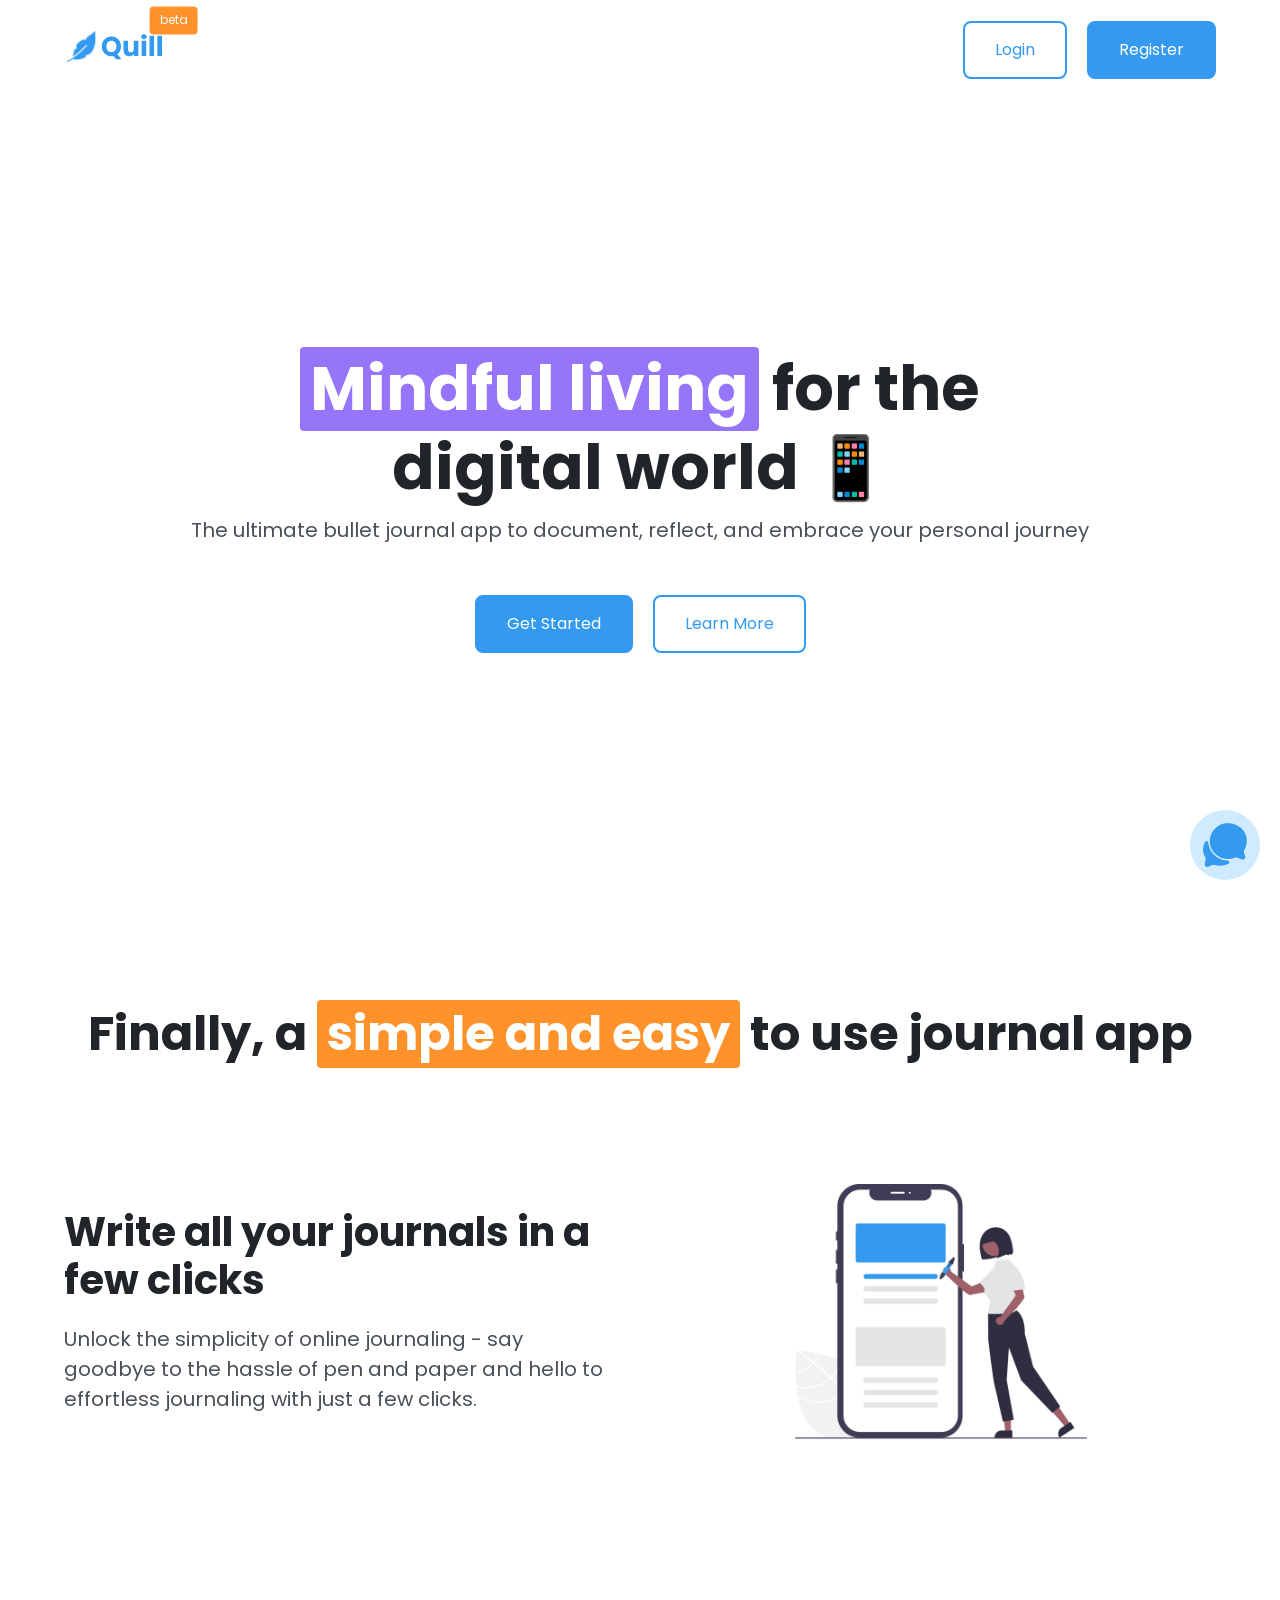
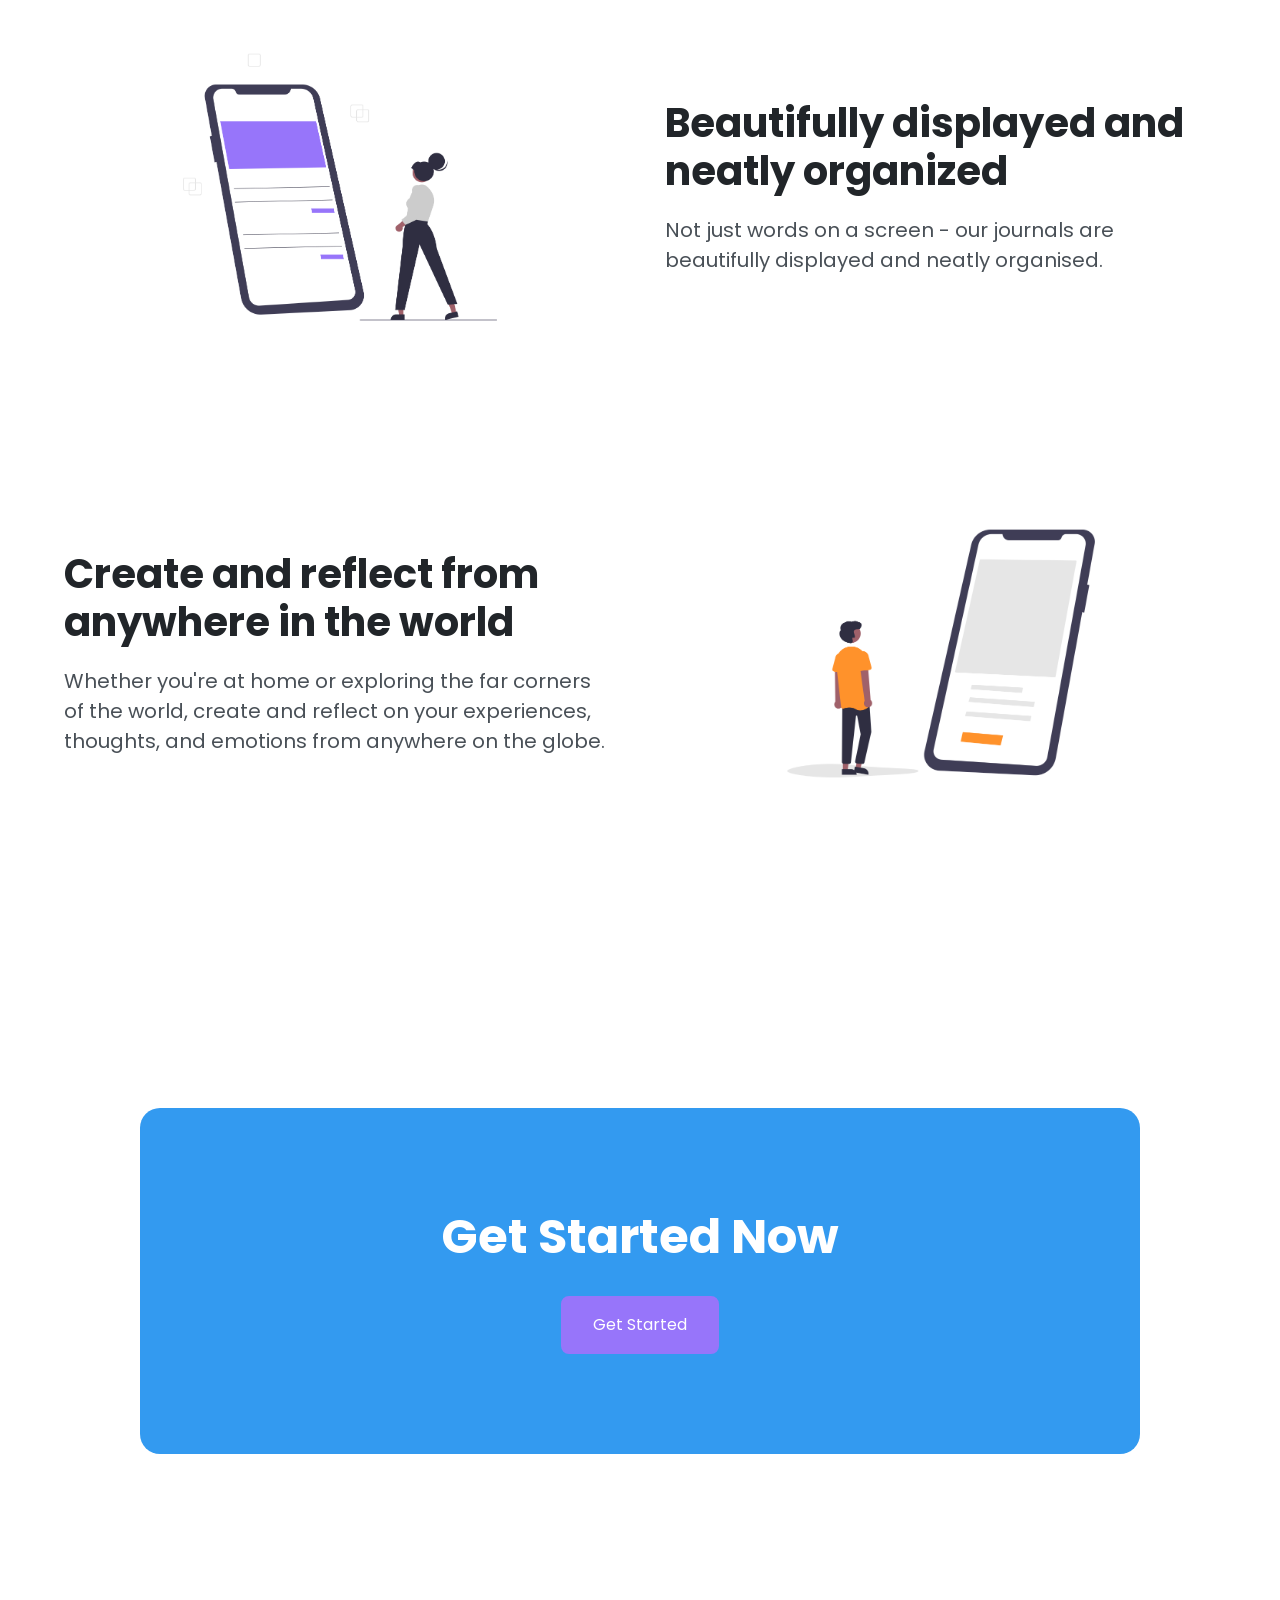
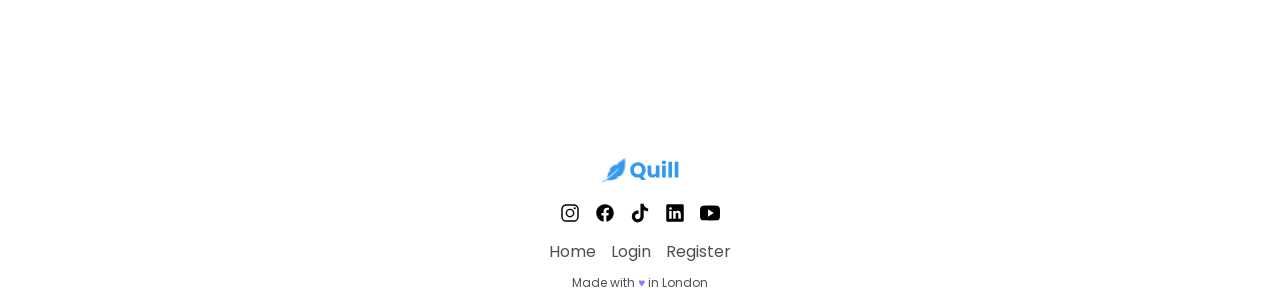
<file: Quill/index.html>
<!doctype html>
<html lang="en">
  <head>
    <meta charset="UTF-8" />
    <meta name="viewport" content="width=device-width, initial-scale=1.0" />
    <title>Quill</title>
    <link rel="preconnect" href="https://fonts.googleapis.com" />
    <link rel="preconnect" href="https://fonts.gstatic.com" crossorigin />
    <link
      href="https://fonts.googleapis.com/css2?family=Poppins:ital,wght@0,100;0,200;0,300;0,400;0,500;0,600;0,700;0,800;0,900;1,100;1,200;1,300;1,400;1,500;1,600;1,700;1,800;1,900&display=swap"
      rel="stylesheet"
    />
    <link rel="stylesheet" href="style.css" />
    <link rel="stylesheet" href="queries.css" />
  </head>
  <body>
    <!-- Navigation -->
    <div class="container">
      <header class="header">
        <nav class="navbar">
          <a class="beta" href="index.html"
            ><img class="logo-md" src="images/quill.svg" alt="quill logo"
          /></a>
          <ul class="nav-btn-container">
            <li>
              <a
                class="btn btn-primary-outline"
                href="login.html"
                id="login-link"
                >Login</a
              >
            </li>
            <li>
              <a class="btn btn-primary" href="register.html" id="register-link"
                >Register</a
              >
            </li>
          </ul>
        </nav>

        <!-- HERO SECTION -->
        <section class="hero-section">
          <h1 class="hero-heading">
            <span class="highlight highlight-secondary">Mindful living</span>
            for the <br class="hero-heading-break" />
            digital world 📱
          </h1>
          <p class="hero-paragraph">
            The ultimate bullet journal app to document, reflect, and embrace
            your personal journey
          </p>
          <ul class="hero-btn-container">
            <li>
              <a class="btn btn-primary" href="register.html">Get Started</a>
            </li>
            <li>
              <a class="btn btn-primary-outline" href="#features">Learn More</a>
            </li>
          </ul>
        </section>
      </header>

      <main>
        <!-- FEATURE SECTION -->
        <section class="features-section">
          <h2 class="features-main-heading">
            Finally, a
            <span class="highlight highlight-tertiary">simple and easy</span> to
            use journal app
          </h2>
          <div class="features-grid-container">
            <div>
              <h3 class="feature-headings">
                Write all your journals in a few clicks
              </h3>
              <p>
                Unlock the simplicity of online journaling - say goodbye to the
                hassle of pen and paper and hello to effortless journaling with
                just a few clicks.
              </p>
            </div>
            <img
              class="feature-img"
              src="images/features-1.png"
              alt="simple online journaling"
            />

            <div>
              <h3 class="feature-headings">
                Beautifully displayed and neatly organized
              </h3>
              <p>
                Not just words on a screen - our journals are beautifully
                displayed and neatly organised.
              </p>
            </div>
            <img
              class="feature-img feature-img-swap-order"
              src="images/features-2.png"
              alt="beautifully displayed journals"
            />

            <div>
              <h3 class="feature-headings">
                Create and reflect from anywhere in the world
              </h3>
              <p>
                Whether you're at home or exploring the far corners of the
                world, create and reflect on your experiences, thoughts, and
                emotions from anywhere on the globe.
              </p>
            </div>
            <img
              class="feature-img"
              src="images/features-3.png"
              alt="create journals anywhere"
            />
          </div>
        </section>

        <!-- CTA SECTION -->
        <section class="cta-section">
          <div class="cta-card">
            <h2 class="cta-heading">Get Started Now</h2>
            <a class="btn btn-secondary" href="register.html">Get Started</a>
          </div>
        </section>
      </main>

      <!-- FOOTER -->
      <footer class="footer">
        <a href="index.html"
          ><img class="logo-sm" src="images/quill.svg" alt="quill logo"
        /></a>
        <ul class="social-icons-container">
          <li>
            <a href="https://www.Instagram.com/"
              ><img
                class="social-icons"
                src="images/instagram.svg"
                alt="instagram logo"
            /></a>
          </li>
          <li>
            <a href="https://www.facebook.com/"
              ><img
                class="social-icons"
                src="images/facebook.svg"
                alt="facebook logo"
            /></a>
          </li>
          <li>
            <a href="https://www.tiktok.com/"
              ><img
                class="social-icons"
                src="images/tiktok.svg"
                alt="tiktok logo"
            /></a>
          </li>
          <li>
            <a href="https://www.linkedin.com/"
              ><img
                class="social-icons"
                src="images/linkedin.svg"
                alt="linkedin logo"
            /></a>
          </li>
          <li>
            <a href="https://www.youtube.com/"
              ><img
                class="social-icons"
                src="images/youtube.svg"
                alt="youtube logo"
            /></a>
          </li>
        </ul>
        <ul class="footer-links-container">
          <li><a href="index.html">Home</a></li>
          <li><a href="login.html">Login</a></li>
          <li><a href="register.html">Register</a></li>
        </ul>
        <p class="small-text">
          Made with <span class="heart-icon">♥︎</span> in London
        </p>
      </footer>
    </div>

    <!-- <div class="modal">
      <h2>New year discount!</h2>
      <p>Get 50% now!</p>
      <button class="btn">Claim now</button>
    </div> -->

    <div class="chat-container">
      <img class="chat-icon" src="images/chatbubbles.svg" alt="chat icon" />
    </div>
  </body>
</html>
</file>
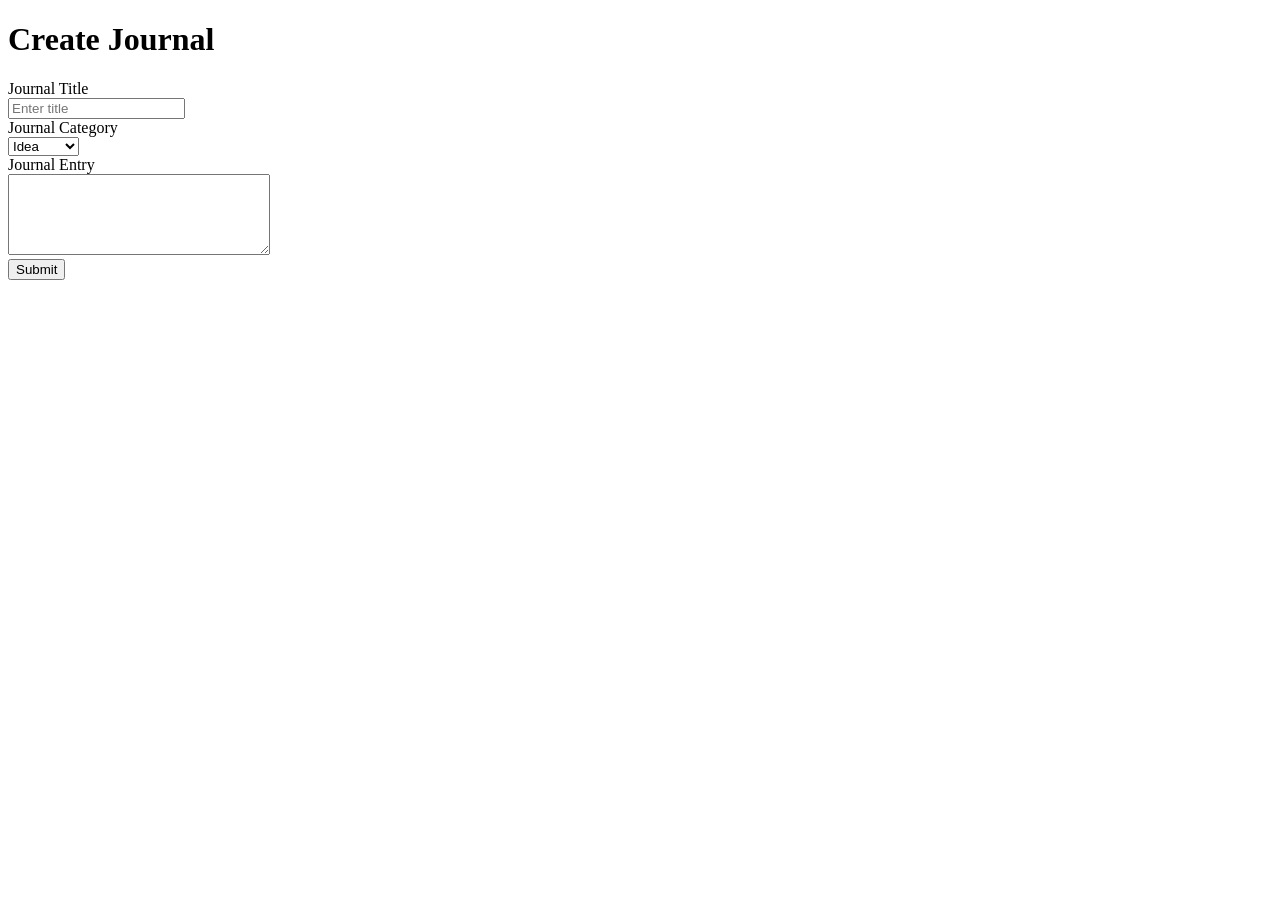
<file: Quill/create-journal.html>
<!DOCTYPE html>
<html lang="en">
  <head>
    <meta charset="UTF-8" />
    <meta name="viewport" content="width=device-width, initial-scale=1.0" />
    <title>Create Journal</title>
  </head>
  <body>
    <h1>Create Journal</h1>

    <form action="/api/v1/journals" method="post">
      <label for="main-title">Journal Title</label>
      <br />
      <input
        type="text"
        name="title"
        placeholder="Enter title"
        id="main-title"
        minlength="3"
        required
      />
      <br />
      <label for="journal-category">Journal Category</label> <br />
      <select name="category" id="journal-category required">
        <option value="idea">Idea</option>
        <option value="note">Note</option>
        <option value="goal">Goal</option>
        <option value="habit">Habit</option>
        <option value="memory">Memory</option>
        <option value="mood">Mood</option>
        <option value="event">Event</option>
        <option value="task">Task</option>
      </select>
      <br />
      <label for="journal-entry">Journal Entry</label> <br />
      <textarea
        name="entry"
        id="journal-entry"
        rows="5"
        cols="30"
        minlength="10"
        required
      ></textarea>

      <br />

      <button type="submit">Submit</button>
    </form>
  </body>
</html>
</file>
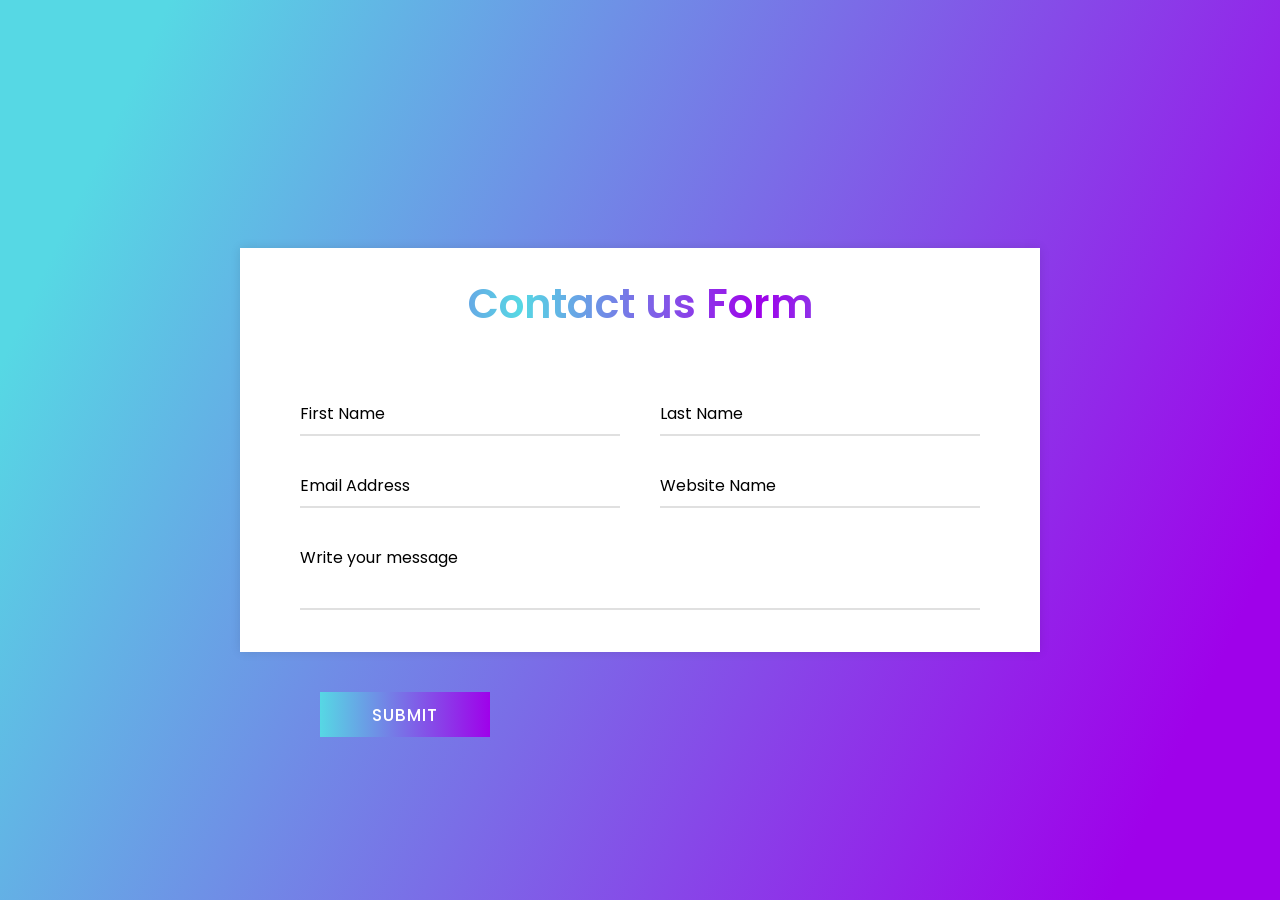
<file: Quill/asdad/form.html>
<!DOCTYPE html>
<html lang="en">
<head>
    <meta charset="UTF-8">
    <meta name="viewport" content="width=device-width, initial-scale=1.0">
    <title>Document</title>
    <link rel="stylesheet" href="contact.css">
</head>
<body>
    <div class="container">
      <div class="text">
         Contact us Form
      </div>
      <form action="#">
         <div class="form-row">
            <div class="input-data">
               <input type="text" required>
               <div class="underline"></div>
               <label for="">First Name</label>
            </div>
            <div class="input-data">
               <input type="text" required>
               <div class="underline"></div>
               <label for="">Last Name</label>
            </div>
         </div>
         <div class="form-row">
            <div class="input-data">
               <input type="text" required>
               <div class="underline"></div>
               <label for="">Email Address</label>
            </div>
            <div class="input-data">
               <input type="text" required>
               <div class="underline"></div>
               <label for="">Website Name</label>
            </div>
         </div>
         <div class="form-row">
         <div class="input-data textarea">
            <textarea rows="8" cols="80" required></textarea>
            <br />
            <div class="underline"></div>
            <label for="">Write your message</label>
            <br />
            <div class="form-row submit-btn">
               <div class="input-data">
                  <div class="inner"></div>
                  <input type="submit" value="submit">
               </div>
            </div>
      </form>
      </div>
</body>
</html>
</file>
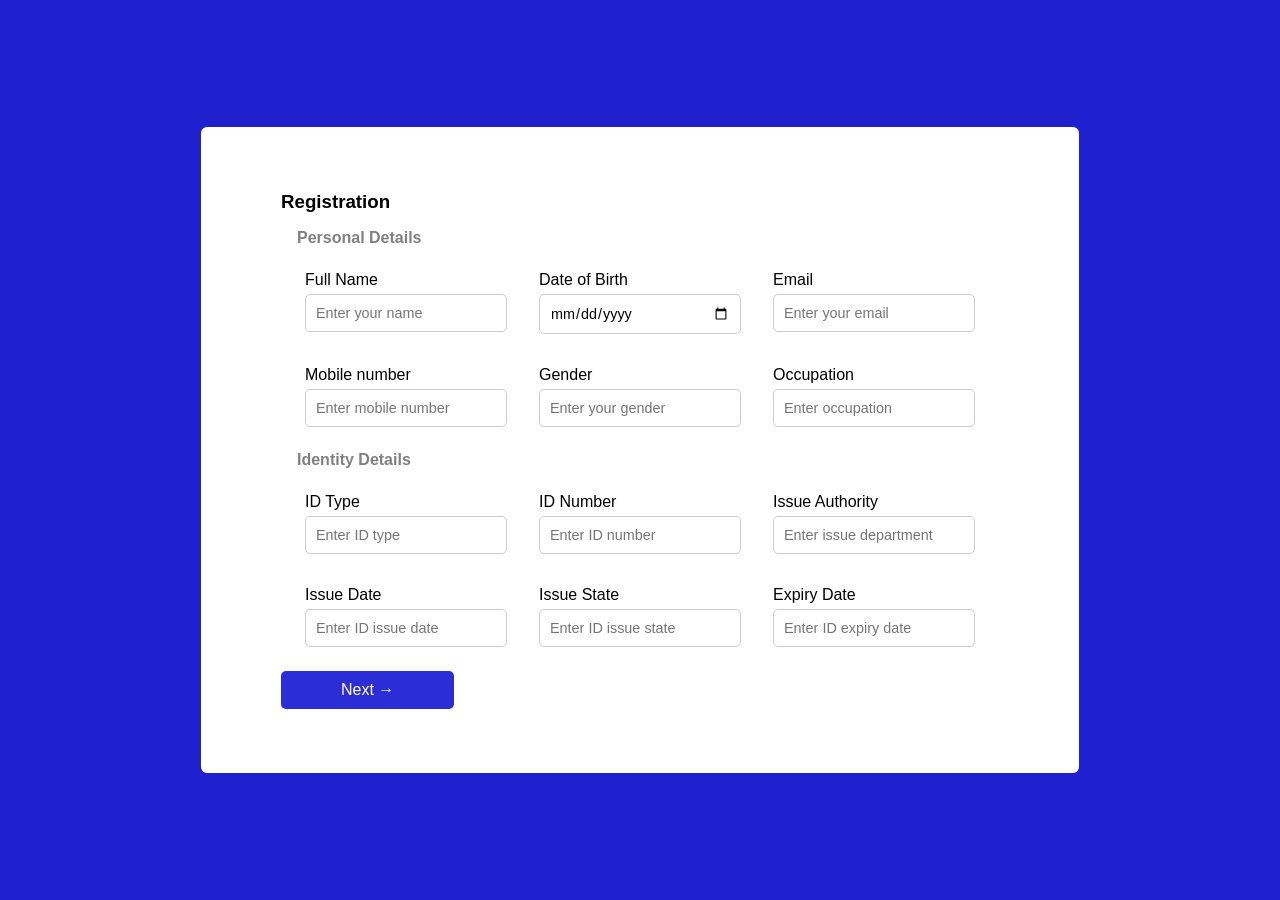
<file: Quill/asdad/self-closing.html>
<!DOCTYPE html>
<html lang="en">
  <head>
    <meta charset="UTF-8" />
    <meta name="viewport" content="width=device-width, initial-scale=1.0" />
    <title>Form</title>
    <link rel="stylesheet" href="form.css" />
  </head>
  <body>
    <form action="/registration/info" method="post" class="registration">
      <div class="container">
        <h3>Registration</h3>
        <p>Personal Details</p>
        <div class="form">
          <div class="form-group">
            <label for="name">Full Name</label>
            <div class="spacer"></div>
            <input
              id="name"
              type="text"
              name="name"
              placeholder="Enter your name"
            />
          </div>

          <div class="form-group">
            <label for="birth-date">Date of Birth</label>
            <div class="spacer"></div>
            <input
              id="birth-date"
              type="date"
              name="birth-date"
              placeholder="Enter birth date"
            />
          </div>

          <div class="form-group">
            <label for="email">Email</label>
            <div class="spacer"></div>
            <input
              id="email"
              type="email"
              name="email"
              placeholder="Enter your email"
            />
          </div>

          <div class="form-group">
            <label for="number">Mobile number</label>
            <div class="spacer"></div>
            <input
              id="number"
              type="tel"
              name="number"
              placeholder="Enter mobile number"
            />
          </div>

          <div class="form-group">
            <label for="gender">Gender</label>
            <div class="spacer"></div>
            <input
              id="gender"
              type="text"
              name="gender"
              placeholder="Enter your gender"
            />
          </div>

          <div class="form-group">
            <label for="occupation">Occupation</label>
            <div class="spacer"></div>
            <input
              id="occupation"
              type="text"
              name="occupation"
              placeholder="Enter occupation"
            />
          </div>
        </div>
        <p>Identity Details</p>
        <div class="form">
          <div class="form-group">
            <label for="id">ID Type</label>
            <div class="spacer"></div>
            <input type="text" id="id" name="id" placeholder="Enter ID type" />
          </div>

          <div class="form-group">
            <label for="id-number">ID Number</label>
            <div class="spacer"></div>
            <input
              type="text"
              id="id-number"
              name="id-number"
              placeholder="Enter ID number"
            />
          </div>

          <div class="form-group">
            <label for="issue-authority">Issue Authority</label>
            <div class="spacer"></div>
            <input
              type="text"
              id="issue-authority"
              name="issue-authority"
              placeholder="Enter issue department"
            />
          </div>

          <div class="form-group">
            <label for="issue-date">Issue Date</label>
            <div class="spacer"></div>
            <input
              type="text"
              id="issue-date"
              name="issue-date"
              placeholder="Enter ID issue date"
            />
          </div>

          <div class="form-group">
            <label for="issue-state">Issue State</label>
            <div class="spacer"></div>
            <input
              type="text"
              id="issue-state"
              name="issue-state"
              placeholder="Enter ID issue state"
            />
          </div>

          <div class="form-group">
            <label for="expiry-date">Expiry Date</label>
            <div class="spacer"></div>
            <input
              type="text"
              id="expiry-date"
              name="expiry-date"
              placeholder="Enter ID expiry date"
            />
          </div>
        </div>
        <button type="submit">Next →</button>
      </div>
    </form>
  </body>
</html>
</file>
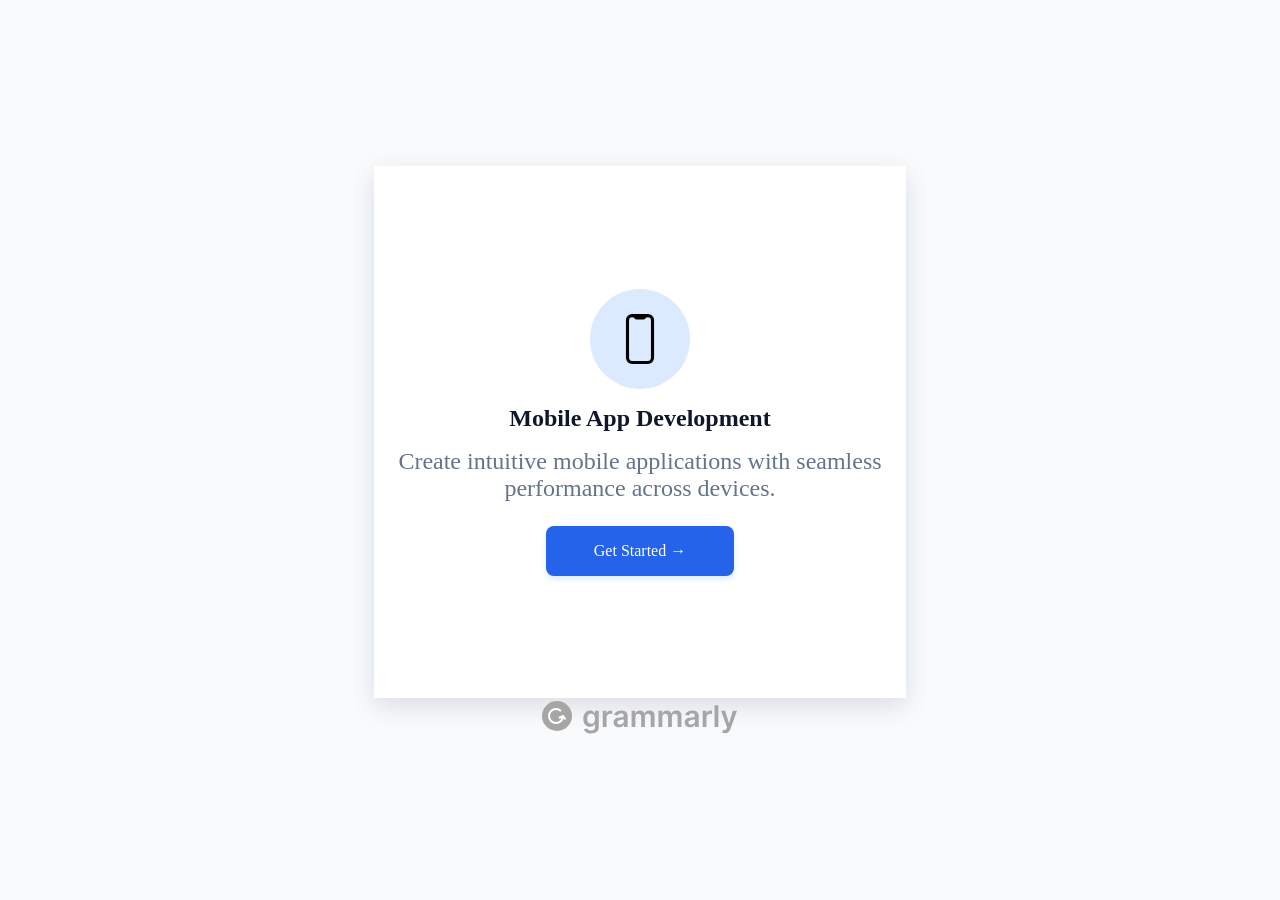
<file: Quill/test/test.html>
<!doctype html>
<html lang="en">
  <head>
    <meta charset="UTF-8" />
    <meta name="viewport" content="width=device-width, initial-scale=1.0" />
    <title>Document</title>
    <link rel="preconnect" href="https://fonts.googleapis.com" />
    <link rel="preconnect" href="https://fonts.gstatic.com" crossorigin />
    <link
      href="https://fonts.googleapis.com/css2?family=Ancizar+Serif:ital,wght@0,300..900;1,300..900&family=Lato:ital,wght@0,100;0,300;0,400;0,700;0,900;1,100;1,300;1,400;1,700;1,900&display=swap"
      rel="stylesheet"
    />
    <link rel="stylesheet" href="test.css" />
  </head>
  <body>
    <!-- <div class="main-container">
      <div class="profile-card">
        <img class="picture" src="images/image.png" alt="" />
        <h4>Jane Doe</h4>
        <p>Software Engineer</p>
        <div class="social-media-icons">
          <a href="#"><img src="images/facebook.svg" alt="" /></a>
          <a href="#"><img src="images/instagram.svg" alt="" /></a>
          <a href="#"><img src="images/linkedin.svg" alt="" /></a>
        </div>
      </div>
      <div class="profile-card">
        <img class="picture" src="images/man.png" alt="" />
        <h4>John Smith</h4>
        <p>Product Designer</p>
        <div class="social-media-icons">
          <a href="#"><img src="images/facebook.svg" alt="" /></a>
          <a href="#"><img src="images/instagram.svg" alt="" /></a>
          <a href="#"><img src="images/linkedin.svg" alt="" /></a>
        </div>
      </div>
      <div class="profile-card">
        <img class="picture" src="images/men.png" alt="" />
        <h4>Micahel Brown</h4>
        <p>Marketing Manager</p>
        <div class="social-media-icons">
          <a href="#"><img src="images/facebook.svg" alt="" /></a>
          <a href="#"><img src="images/instagram.svg" alt="" /></a>
          <a href="#"><img src="images/linkedin.svg" alt="" /></a>
        </div>
      </div>
    </div> -->

    <!-- <div class="parent-container">
      <div class="child-container">
        <p>
          Lorem ipsum dolor sit amet consectetur adipisicing elit. Laudantium
          voluptates tempora earum dolorum, rem id vitae magnam ratione, labore
          adipisci, officiis hic error dolorem autem unde culpa nihil dolor
          tempore?
        </p>
      </div>
    </div> -->

    <!-- <div class="flex-container">
      <div class="box-1">1</div>
      <div class="box-2">2</div>
      <div class="box-3">3</div>
      <div class="box-4">4</div>
    </div> -->
    <!-- <section class="cta-section">
      <div class="cta-card">
        <h2 class="cta-heading">Get Started Now</h2>
        <a class="btn btn-secondary" href="register.html">Get Started</a>
      </div>
    </section> -->
    <!-- <section class="products">
      <div class="container">
        <div class="card">
          <div class="image-wrapper">
            <img
              class="icons"
              src="images/cloud-data-document-svgrepo-com.svg"
              alt=""
            />
          </div>

          <div class="text-wrapper">
            <h3>Quick Search</h3>
            <p>
              Easily search your snippets by content, category, web address,
              application, and more.
            </p>
            <a class="btn" href="">Learn More</a>
          </div>
        </div>

        <div class="card">
          <div class="image-wrapper">
            <img
              class="icons"
              src="images/auto-backup-cloud-svgrepo-com.svg"
              alt=""
            />
          </div>

          <div class="text-wrapper">
            <h3>iCloud Sync Across Devices</h3>
            <p>Instantly saves and syncs snippets across all your devices.</p>
            <a class="btn" href="">Get Started</a>
          </div>
        </div>

        <div class="card">
          <div class="image-wrapper">
            <img
              class="icons"
              src="images/tracking-iot-internet-of-things-internet-communication-device-mobility-svgrepo-com.svg"
              alt=""
            />
          </div>

          <div class="text-wrapper">
            <h3>Complete History Tracking From Day One</h3>
            <p>
              Retrieve any snippets from the very first moment you started using
              the app. Never lose anything important again, even months later.
            </p>
            <a class="btn" href="">Explore Features</a>
          </div>
        </div>
      </div>
    </section> -->
    <!-- <section class="container">
      <div class="grid-container">
        <div class="item grid-item-1">1</div>
        <div class="item grid-item-2">2</div>
        <div class="item grid-item-3">3</div>
        <div class="item grid-item-4">4</div>
        <div class="item grid-item-5">5</div>
        <div class="item grid-item-6">6</div>
        <div class="item grid-item-7">7</div>
        <div class="item grid-item-8">8</div>
      </div>
    </section> -->
    <!-- <div class="container">
      <div class="box-1">1</div>
      <div class="box-2">
        2
        <div class="child-1">Child 1</div>
        <div class="child-2">Child 2</div>
      </div>
      <div class="box-3">3</div>
    </div> -->

    <!-- <div class="notification-container">
      <p class="notification-number">2</p>
      <img class="notification-icon" src="images/notifications.svg" alt="" />
    </div>
 -->
    <!-- <div class="notification-container">
      <div class="notification-wrapper">
        <img
          class="notification-icon"
          src="images/notifications.svg"
          alt="Notification Bell"
        />

        <p class="notification-number">2</p>
      </div>
    </div> -->

    <!-- <p>
      Lorem ipsum dolor sit amet, consectetur adipisicing elit. Consequuntur
      illo exercitationem amet facere molestiae quis aliquid? Enim dicta nostrum
      temporibus pariatur beatae tenetur possimus hic, tempora quod? Ratione,
      fuga dolores. Perspiciatis sunt culpa soluta architecto, tenetur
      repudiandae assumenda voluptates ab consequatur dolorum dignissimos
      mollitia quo ex eligendi cum laudantium ratione eius. Facilis dolorum
      voluptatum tenetur doloribus neque voluptas facere assumenda. Nostrum,
      quis tempore! At aut magnam quidem culpa soluta reprehenderit quas sunt,
      veniam eveniet doloremque aliquam! In obcaecati commodi laboriosam tempore
      eum! Est, consectetur animi eius praesentium voluptatibus quam saepe.
      Expedita nesciunt consequatur fuga blanditiis quia dignissimos assumenda
      debitis id in rem, voluptate non asperiores a temporibus voluptatem
      voluptates accusamus. Quod officiis culpa perferendis possimus voluptatem
      doloribus id similique quam! Accusamus in voluptate sit odio mollitia ipsa
      odit labore quae deserunt nobis ducimus, animi error aut ratione
      dignissimos itaque unde similique impedit consequuntur corporis maxime?
      Saepe beatae odit dicta quos. Nam perspiciatis sequi eum harum quod? Nemo
      omnis impedit necessitatibus consequuntur optio ullam voluptatem, libero
      rerum modi odit, a at eaque autem doloremque eum. Similique asperiores
      iste blanditiis consequatur sint. Esse voluptates qui animi sequi, magnam
      adipisci, rerum omnis delectus explicabo sapiente hic, aspernatur dolorem
      alias corrupti impedit. Doloremque dolore, totam voluptatem corporis
      architecto facere dignissimos sunt numquam earum dicta? Similique, quis
      excepturi eaque, sunt corrupti nostrum perspiciatis possimus distinctio
      recusandae deleniti voluptatem? Laboriosam molestias ipsa dolores libero a
      rem, ab est iure quod. Atque sequi odio suscipit perferendis facilis. Quod
      excepturi est nam labore odio, quos quas minima delectus consequuntur
      reiciendis error perferendis mollitia? Placeat possimus doloremque iure
      expedita ipsam non fugiat facere, tempore, nam exercitationem rem eos
      veritatis. Quas maxime illo repudiandae consequuntur officia odit ex
      atque. Labore neque placeat esse libero repellendus facere ducimus
      accusamus! Consectetur laboriosam doloribus perferendis at illo animi ut
      incidunt nobis voluptatibus. Neque! Suscipit ex est minima neque! Aut
      doloribus cumque natus necessitatibus facilis? Iure itaque doloremque,
      nisi mollitia ad architecto dolores possimus delectus ullam ratione qui
      recusandae odio quas facere ipsam distinctio. Rem perspiciatis laborum
      commodi? Quia similique error, aspernatur pariatur nostrum itaque numquam
      incidunt ullam fugiat delectus adipisci quaerat amet odit repudiandae est
      consequuntur placeat officiis saepe? Quaerat omnis reprehenderit sed!
      Provident culpa dolorum labore nostrum consectetur veniam beatae rem,
      incidunt exercitationem eveniet a corporis voluptates tempore, repudiandae
      atque. Beatae architecto repudiandae corrupti ipsam adipisci reiciendis
      vero perferendis dolores, quas sed. Provident magnam ad iste ex, hic
      architecto velit, dicta minima amet nulla vel consectetur iusto possimus
      corporis quos reiciendis libero quo. Excepturi, maiores! Ducimus odit
      quasi cupiditate blanditiis commodi asperiores! Tenetur hic eaque nesciunt
      at exercitationem minus ipsam aliquid quo doloribus nostrum laborum quasi
      eveniet corporis, labore, provident, perspiciatis distinctio impedit
      quaerat harum! Quos nemo consequuntur blanditiis dolorum, aut minus.
      Eligendi cum libero in fugiat facere eveniet numquam esse. Vel sint porro
      voluptatum animi saepe quas, exercitationem, molestias quis harum dolorem,
      rem cumque ipsam quos repellendus? Iste nemo dolore debitis. Suscipit,
      sit. Eos numquam, distinctio sapiente officiis cupiditate et culpa minus
      quidem aliquid? Voluptas vero neque et officiis commodi, voluptatem
      quaerat asperiores odit corporis, odio magni ipsa iure? Odio, corporis!
      Quod veritatis id enim eius eos doloremque dolor blanditiis unde nulla,
      officia quos possimus mollitia repellat, pariatur illo vitae libero dicta
      nesciunt laborum, cupiditate ad iusto ut eveniet itaque. Error.
      Repudiandae perferendis vel laboriosam, debitis recusandae voluptas nemo
      est aliquam, nobis a sit, repellat quaerat. Adipisci dolor quos pariatur
      tempore necessitatibus, rem eveniet hic odit eaque quis illo incidunt
      eius! Aliquam illo nobis numquam excepturi? Dolor fugiat commodi error
      beatae mollitia officia saepe eligendi vel ea voluptatem praesentium
      explicabo adipisci exercitationem ducimus iure asperiores quo corporis
      molestias, deserunt dolore delectus? Unde fuga suscipit animi? Nisi rerum
      amet excepturi voluptate perspiciatis! Saepe pariatur doloremque ab
      libero. Facere nam itaque, quia perferendis quo deserunt dignissimos nisi
      distinctio vero maxime ex neque in! Aliquid, hic adipisci repellendus
      excepturi inventore expedita molestiae quibusdam velit, quasi fugit fugiat
      vel. Excepturi, rerum, fugiat ratione suscipit, quis numquam error
      repudiandae fugit eligendi odit iste! Error, mollitia animi! Vero
      voluptatibus facilis sapiente, labore eius possimus suscipit maiores
      voluptates est cum, doloribus laboriosam ducimus sunt! Accusantium quasi
      repudiandae at pariatur ducimus tenetur molestias maxime laboriosam! Ipsa
      porro voluptatum repellat? Ducimus perspiciatis excepturi voluptas cum ad
      ex libero sit quia quis. Possimus, voluptas. Sapiente, libero illum.
      Aliquam ea, deserunt quod ad nostrum rerum in id velit assumenda nisi quos
      odit. Ab blanditiis saepe voluptatibus sed veritatis, nemo id distinctio
      animi officiis corrupti minus dolores quasi ex officia quisquam iste nihil
      ducimus adipisci laudantium cupiditate omnis fugit deserunt. Iste, quae
      et? Exercitationem, ut quia! Unde quia est, quisquam ratione esse dolores
      vitae nostrum exercitationem ipsam porro distinctio quasi. Vero dolorum
      repellendus blanditiis tempore expedita maiores voluptas. Nulla beatae
      fugit similique laboriosam. Accusantium, iusto excepturi nostrum
      reiciendis expedita veniam deserunt molestiae, nisi fuga neque id minus
      illum dolorum quibusdam vero beatae enim totam tenetur in? Atque harum
      dolor ratione autem, consequatur ex. Doloremque reprehenderit vero,
      aliquam, dolor voluptas accusantium doloribus vel in modi exercitationem
      minus corporis tenetur voluptatibus eum aut. Hic, odio repellendus
      blanditiis voluptatem debitis quaerat quisquam? Fuga molestiae atque
      asperiores. Quisquam, illo! Commodi quisquam pariatur modi possimus
      recusandae provident. Temporibus suscipit, hic totam excepturi maiores
      alias voluptatem voluptates praesentium consequuntur quam esse labore
      explicabo quisquam cum, iure magnam, vel facere. Quam, totam molestias ex
      ipsa nam necessitatibus architecto asperiores eum provident id quasi
      dolore facere atque fuga accusantium recusandae nulla perferendis, optio
      autem sed fugit! Nulla dignissimos aspernatur quo debitis. Voluptate
      necessitatibus sunt quam veritatis, non nostrum. Recusandae necessitatibus
      quo minus odit? Quia exercitationem, obcaecati eius enim quos doloremque
      ab quod. Nulla sapiente earum est harum natus doloribus aspernatur ullam!
      Exercitationem saepe quos temporibus alias dolore inventore expedita?
      Saepe suscipit ab aspernatur illum. Rem, ipsum amet quo tenetur nulla
      temporibus doloremque quia asperiores. Dolores, porro earum praesentium
      esse sunt exercitationem! Autem voluptate in dolores doloremque facilis
      facere laboriosam velit, magni impedit officiis quibusdam quod pariatur
      neque recusandae omnis optio illum est, labore minus aliquid repellendus,
      vel eius odit fugiat. Odio! Aut eum, error aliquid doloribus sapiente
      explicabo! Atque mollitia et nostrum dolorum rem laboriosam id ducimus
      sunt deserunt, dicta explicabo natus! Expedita voluptatibus deserunt enim
      neque sequi, esse commodi quod? Exercitationem quaerat cum mollitia libero
      esse accusamus quod, quidem pariatur consequuntur blanditiis repellat sint
      vero tempore incidunt sequi recusandae sunt amet fugiat! Repellat
      molestiae ipsum ipsam optio. Expedita, maxime similique! Repellat eveniet
      vero iste placeat aspernatur quia modi ipsum exercitationem totam optio.
      Repellat porro perferendis delectus alias tenetur assumenda accusantium
      ipsa molestiae, ex nesciunt atque ullam corrupti magnam sequi iure? Sunt
      ipsa ex beatae necessitatibus reiciendis et, corrupti odit. Incidunt
      minima aspernatur expedita a? Dolor cupiditate consequuntur soluta
      molestiae modi vel, unde ad! Mollitia dolorem cupiditate tempore. Aliquam,
      repellendus laudantium. Obcaecati accusantium blanditiis facere id magni
      at error nesciunt neque doloremque aliquam est libero placeat, labore esse
      dolorem porro perspiciatis quo harum officiis, cumque voluptas itaque
      sapiente sequi rem? Tenetur. Maxime nisi voluptates a molestias, quia odit
      illum laborum provident ipsa commodi inventore dignissimos exercitationem
      labore fugit. Magnam deleniti, maxime sit quidem tempore possimus expedita
      porro culpa dolores. Porro, quibusdam! Repellat iusto sint sequi ab
      accusantium odio nisi architecto impedit, doloribus quae vero ratione
      harum, quas eos iure aspernatur soluta illo necessitatibus expedita
      facilis eaque? Temporibus nulla neque esse at. Voluptas, minus?
      Consequuntur autem atque ad aliquam praesentium corporis, odit possimus
      deleniti dolor architecto repellat, iusto perspiciatis corrupti, voluptas
      molestias non vero esse! Molestias, nihil pariatur. Perferendis totam
      commodi modi. Tempore asperiores aliquid accusamus officia in nisi
      incidunt fuga, autem quod dolor cumque repellat. Reprehenderit eligendi
      voluptatibus aperiam dolor officia vero aliquam aliquid cumque, dolores
      ratione perspiciatis ex laborum quaerat. Similique sed obcaecati, deserunt
      voluptates harum, nostrum temporibus minus aspernatur odit magni veniam,
      inventore quam ab quod facilis aliquid sequi labore distinctio officia
      porro. Temporibus optio aperiam impedit earum itaque. Ipsum dolorum rem
      cumque? Perferendis fugiat eos, natus unde facilis excepturi, corporis
      tenetur suscipit soluta minus et, quod deleniti ea id. Expedita quisquam
      magnam velit labore asperiores libero optio ad? Libero quasi blanditiis
      quos accusamus rem facere aliquam quam totam nulla vitae quae, culpa
      veritatis sequi quibusdam, repudiandae itaque exercitationem labore alias,
      provident repellendus distinctio! Voluptatem repudiandae nulla animi
      labore? Quibusdam reiciendis, totam voluptatibus aperiam beatae doloribus
      officia. Corporis reiciendis deserunt natus, quos debitis laudantium hic
      adipisci ullam suscipit commodi vitae ratione eos autem? Minus atque
      fugiat assumenda vitae harum. Architecto iusto, quam quis nam laudantium
      voluptatem obcaecati accusamus ratione dicta quisquam distinctio eveniet
      deserunt reprehenderit molestiae enim veritatis, officiis qui temporibus
      voluptatum! Ipsa saepe sunt quis, facere natus doloremque. Debitis et,
      necessitatibus repudiandae ad quidem inventore sapiente ab molestiae
      doloribus, aliquam maiores! Aspernatur dolorum voluptatem, voluptas
      obcaecati facilis rerum veritatis cum culpa accusamus debitis. Nemo
      possimus dolores ducimus quae? Facere unde debitis quidem omnis asperiores
      tempore ea odit alias officiis rem, dolorum itaque magni voluptatem
      laudantium inventore iste numquam similique veniam saepe! Illo in, saepe
      nisi voluptatum ullam sapiente? Non nam perspiciatis inventore! Architecto
      inventore repellendus itaque ex quos. Rem hic quas error id esse dolorem
      vero, iure officia ad! Placeat expedita omnis amet vitae a id eligendi
      obcaecati? Molestiae numquam eligendi vel quae. Obcaecati voluptates
      voluptatem distinctio in voluptatibus, sed debitis earum non enim commodi
      iure, est optio. Odit labore cumque id? Earum eius numquam blanditiis
      corrupti quibusdam. Facilis voluptates consequatur modi, cumque quam vero
      omnis recusandae perspiciatis inventore nulla harum fugit et aspernatur
      dolores labore architecto illum nisi dolorem neque, enim mollitia unde?
      Laborum consectetur modi minus. Harum a ratione accusantium neque veniam
      quisquam assumenda corrupti nisi? Incidunt deserunt nulla illum distinctio
      nemo reprehenderit sunt perspiciatis at fuga expedita magnam autem cum
      repellat aliquam, sapiente libero exercitationem? Repellat eius culpa
      magnam, perferendis unde ducimus exercitationem. Quos repudiandae dolore
      assumenda nemo provident, illum alias magnam inventore iure ratione
      dolorum neque, perspiciatis quia beatae veritatis numquam tempore, minima
      autem? Magni odio harum neque iure, nisi sed quidem illum aspernatur
      placeat maxime eos hic voluptates tenetur modi quos vel recusandae
      incidunt vero, libero architecto enim pariatur sunt et voluptate.
      Inventore! Eveniet eligendi laudantium illum recusandae! Suscipit
      voluptates, maxime officia, hic fugiat eum possimus placeat delectus
      voluptate, nam nesciunt? Obcaecati sequi, quibusdam non libero eveniet
      consequuntur suscipit! Ducimus minus possimus est. Ipsa cupiditate porro
      amet voluptate perferendis. Tenetur voluptatibus nisi perspiciatis
      consequuntur libero sed, numquam fuga! Quidem harum obcaecati perspiciatis
      labore a facere quam cupiditate, assumenda minus dolore eos voluptatibus
      modi! Perferendis, modi voluptas! Incidunt repellat sint laudantium soluta
      ex deleniti quam possimus! Deserunt aliquid nobis repellendus quibusdam
      nesciunt. Voluptatum fugiat, error quia sint facilis mollitia enim quidem
      nostrum! Odio, et! Similique delectus dolorum commodi deserunt maiores.
      Quod quidem at ex illum, labore laboriosam expedita, exercitationem
      necessitatibus atque nemo dolorem adipisci eligendi reprehenderit
      mollitia? Non nam facere minus porro sunt aperiam? Repudiandae eius optio
      obcaecati laudantium reprehenderit amet sequi iure deleniti earum suscipit
      nobis explicabo libero cupiditate at pariatur aliquam, quas animi ex
      officiis ipsum. Vel ea sint quidem itaque nam? Beatae suscipit facere
      veniam natus ut molestias soluta quasi recusandae, quo consequatur
      inventore accusantium necessitatibus rerum officiis excepturi, veritatis
      mollitia libero eos? Repudiandae unde error reiciendis quos natus,
      voluptate magni! Fugit, dolor qui obcaecati soluta placeat mollitia
      blanditiis repellat quisquam animi adipisci commodi reiciendis asperiores
      quo dolores ipsam fugiat cumque. Doloribus, cumque? Iusto veniam eos odit
      incidunt illum! Quis, tenetur. Quidem sequi, distinctio, voluptatem iure
      quisquam eius placeat modi, deserunt aut labore sint! Amet doloribus
      quaerat eius consequuntur id asperiores ducimus reiciendis dolores sunt
      quae, maxime consequatur eveniet in distinctio. Autem ducimus pariatur
      tenetur harum modi vitae nemo! Voluptatem necessitatibus, ad consequuntur
      quos consectetur laborum! Cumque, ducimus deserunt aliquid accusantium
      nobis iure doloremque sit maiores porro similique, magnam nisi beatae. Ut
      dicta quae eos cum nihil beatae officiis. Illo illum veniam deleniti
      delectus. Qui optio sed necessitatibus voluptate quisquam pariatur
      excepturi molestiae ad! Omnis aliquid voluptatum nobis, illum blanditiis
      praesentium? Nihil repudiandae voluptatibus, repellat id laudantium dolore
      minus neque possimus rem fuga quia est deserunt perferendis molestiae
      iusto enim qui iste numquam quibusdam maxime atque quae? Cum non
      doloremque commodi. A asperiores voluptas ratione quis ut unde commodi,
      doloremque alias necessitatibus fuga porro ipsa suscipit sapiente tenetur
      recusandae in reprehenderit laboriosam adipisci dignissimos dolor. Vero,
      quo. Excepturi mollitia praesentium itaque? Sunt voluptate iste
      voluptatibus eveniet nobis minima quis aspernatur vel rem aliquam sed
      tempora suscipit, assumenda similique fugit dicta magni odio, praesentium
      quam laboriosam dolorum mollitia ipsum numquam. Reiciendis, officia. Quae
      magnam, ab expedita nemo cumque placeat maiores fugit animi impedit,
      corporis suscipit omnis minima eveniet ratione earum delectus nostrum
      velit veniam voluptate. Tempore maiores repellendus natus eveniet unde
      iusto! Quisquam fugit, aliquam accusamus placeat nostrum laudantium, ea
      reiciendis, quis deserunt id repellat veritatis totam quasi consectetur
      atque maiores vero! Beatae adipisci sit corrupti dicta perspiciatis veniam
      fugit commodi iusto. Atque corporis ab culpa minima tenetur, quisquam
      harum hic ipsa odio accusantium rem eius totam similique officia commodi
      impedit, aliquam corrupti iure nihil quo maxime nostrum sed amet. Odio,
      nobis. Ipsum quos, aut amet vel delectus perspiciatis quaerat sit at
      maxime, vero laudantium tenetur quas dolorem odio fugit, ipsa dolor
      recusandae veritatis in ad hic. Recusandae odio velit assumenda illo!
      Neque ducimus velit quas tempora excepturi nulla quaerat, quae quis
      incidunt aut sed consequatur minus! Quia deserunt tempore distinctio
      doloremque aspernatur hic eveniet debitis quam eius, perspiciatis impedit
      alias sit? Esse quisquam debitis veniam distinctio facilis nemo, quam
      repudiandae tenetur dicta, quas dolores deserunt doloribus nulla
      laudantium nostrum impedit eligendi vitae quo et accusantium odio. Quia,
      illo. Cumque, accusamus vero. Vel, officiis in nobis deserunt, veritatis
      nihil ducimus dolorem praesentium dicta eaque, delectus modi aliquam
      officia quod. Libero, tempora iste velit laboriosam obcaecati ex
      architecto, provident eveniet nulla accusamus temporibus. Mollitia fugit
      voluptatibus ipsum necessitatibus neque harum deleniti culpa ratione
      quaerat libero, molestiae explicabo deserunt tenetur sed officiis
      consequatur laborum ea, aspernatur ab? Iste, aut inventore rerum ipsa
      labore eius! Atque, quo architecto, sed cupiditate at itaque suscipit
      doloribus autem quos tempore dolor. Nesciunt voluptate est, voluptates
      eveniet neque amet saepe dolorem nulla quas qui sunt voluptatem laborum
      debitis natus! Dicta, harum totam officiis velit in, tenetur ullam
      inventore delectus explicabo, consequatur minima voluptatum commodi
      laborum maiores voluptates! Quas doloremque necessitatibus debitis quaerat
      quae praesentium architecto sunt aliquid rem nam. Veniam ut dolor
      dignissimos sapiente assumenda fugit, voluptatum sed consequatur at
      expedita omnis quos exercitationem cum est, ad, quis praesentium saepe
      odio illum quibusdam dicta! Non quas ullam rem explicabo. Ut quidem
      inventore cumque illo aliquid sapiente nihil magnam alias architecto,
      accusantium, corporis recusandae harum obcaecati placeat dolor ex voluptas
      voluptate consequuntur. Accusamus, odio laborum ut iste natus eius
      pariatur? Inventore fugit excepturi, modi quibusdam quidem magnam ab
      obcaecati beatae consequuntur tempora ea vitae eaque dolorum enim
      consequatur officiis facilis cum nobis veniam reprehenderit natus totam
      ad! Blanditiis, voluptatem corrupti? Asperiores suscipit, voluptatum omnis
      deserunt quis ipsum fugiat, nisi quibusdam nobis voluptatem nostrum ad,
      autem perspiciatis corporis culpa. In, adipisci nam error animi fugit
      porro dolores repellat sit asperiores! Earum. Iste repellendus, dolor
      dolorem ipsum a laborum provident odio. Earum non aperiam libero, suscipit
      praesentium aut eaque repellendus quod sequi possimus! Accusantium
      distinctio iure facilis ipsum quaerat assumenda, obcaecati excepturi.
      Molestias voluptate provident laborum distinctio. Obcaecati illum optio
      unde rerum animi quisquam veritatis minus molestiae, suscipit ipsum modi
      tempora id maxime dolores saepe nemo quasi, distinctio maiores ipsam
      inventore eum. Harum quisquam aliquid aliquam sint accusamus obcaecati sit
      sequi veritatis natus? Accusantium fugit id aut, accusamus harum
      aspernatur sapiente aliquam commodi soluta eveniet quisquam dolor nesciunt
      quaerat iste iusto fuga. Consequatur hic quo voluptate pariatur unde
      obcaecati animi odit facere? Voluptates, consequuntur cumque a iusto
      dolores quaerat optio soluta dolorum, quae eum error voluptas id molestiae
      omnis alias quo quam! Ipsam quo nostrum fugiat cupiditate, laborum aliquid
      veniam reprehenderit, temporibus dolores, facilis inventore labore
      laboriosam quibusdam aliquam. Deserunt, temporibus rem, vel provident
      ipsum exercitationem tenetur consequatur, ipsam vitae repudiandae
      reprehenderit. Aut quisquam sunt aliquam fugit libero esse totam? Possimus
      eaque voluptatem magni adipisci consequatur ea nulla nobis architecto
      deserunt quam minus deleniti tempora et nostrum autem rem, hic repudiandae
      tenetur. Dolorem dolores libero cumque, qui beatae voluptatibus vero
      tempore error eaque facilis quae pariatur nemo? Unde dolores non minima
      laborum necessitatibus rem suscipit facere quidem, ut porro aperiam
      reiciendis tempore. Corrupti laudantium adipisci tempora, error reiciendis
      dolore? Rerum doloribus ab deserunt nihil eius magni, deleniti, culpa
      necessitatibus, facilis officia voluptatem obcaecati eos iure? Dolorem
      laborum iste voluptatum, libero tempora molestiae! Eligendi, quod officiis
      inventore, mollitia velit quos optio distinctio sint blanditiis minima
      sunt earum doloribus praesentium, pariatur esse. Corporis dolorem
      voluptate quidem maiores nam ipsam itaque rerum quasi voluptates
      temporibus? Atque mollitia et velit facere ipsam iusto. Magni hic
      voluptatum ex illum nulla. Consequatur eligendi doloremque suscipit non?
      Sapiente quo maiores nemo nam itaque veritatis nobis eaque laboriosam
      excepturi consequuntur. Earum id dicta vel reiciendis mollitia ipsum
      doloremque iure! Corrupti pariatur ipsam aspernatur numquam mollitia qui
      doloremque! Ex repudiandae, est maiores, molestias vel optio expedita
      doloribus tempora eligendi assumenda aliquid! Veniam, rem enim sequi illo
      vel nesciunt delectus a eveniet quos suscipit ratione harum dolor dicta ex
      dolorum provident facilis consequuntur ab architecto placeat magnam
      obcaecati ea quaerat? Eveniet, eius? Repellendus sapiente eos excepturi
      dolorem distinctio. Nostrum ea consequatur magni rerum facere maiores sunt
      fugit natus qui blanditiis inventore dicta sint, odit quae, odio saepe
      fugiat fuga dignissimos ratione quas? Provident totam vel quisquam
      inventore, aliquid odio ut dolores dignissimos corporis laboriosam,
      tempore ex quod. Natus totam sint numquam molestias qui earum culpa hic
      nulla ratione possimus, amet beatae praesentium. Distinctio iure earum
      maxime obcaecati deserunt a et debitis eum voluptates, voluptate aut
      molestias nesciunt praesentium laborum sunt hic culpa laudantium. Iure
      magnam, illum nobis rem nihil assumenda dignissimos sequi? Odio mollitia,
      commodi quas illo labore sequi dignissimos facere veniam itaque
      accusantium non exercitationem in vero ex ipsum dolorem perferendis iure.
      Nostrum tenetur impedit labore suscipit, rem quidem sit vitae. Fuga minus
      voluptates iusto ducimus deleniti. Enim repellat sapiente quasi
      accusantium laboriosam blanditiis nulla. Tenetur eaque consectetur quo
      asperiores, nam tempore nemo totam consequuntur maiores neque error
      numquam sunt hic. Earum sit itaque temporibus, adipisci explicabo iste,
      repudiandae minus reprehenderit totam ratione quidem, ea sapiente. Rerum
      quibusdam sunt tempora voluptatibus modi illum dolores laborum.
      Perspiciatis soluta provident cupiditate reprehenderit beatae!
    </p>
    <div class="modal">
      <h2>Modal window</h2>
      <p>Modal paragraph</p>
    </div> -->

    <!-- <div class="product-container">
      <img
        class="product-image"
        src="images/image-product-desktop.jpg"
        alt=""
      />
      <div class="product-description">
        <h2>PERFUME</h2>
        <h1>Gabrielle Essence Eau De Parfum</h1>
        <p>
          A floral, solar and voluptuous interpretation compose by Oliver Polge,
          Perfumer-Creator for the House of CHANEL.
        </p>
        <h3 class="product-price discount-price">$149.99</h3>
        <a class="btn" href="#">&#128722; Add to Cart</a>
      </div>
    </div> -->
    <!-- <div class="card-container">
      <div class="card">
        <img class="profile-img" src="images/man.png" alt="John Smith" />
        <h2 class="name">John Smith</h2>
        <p>Product Designer</p>
        <p>
          Passionate about crafting intuitive and user-friendly digital
          experiences.
        </p>
      </div>

      <div class="card">
        <img class="profile-img" src="images/image.png" alt="Jane Doe" />
        <h2 class="name">Jane Doe</h2>
        <p>Software Engineer</p>
        <p>
          Builds scalable web applications with a focus on performance and clean
          code.
        </p>
      </div>

      <div class="card">
        <img class="profile-img" src="images/men.png" alt="Michael Brown" />
        <h2 class="name">Michael Brown</h2>
        <p>Marketing Manager</p>
        <p>
          Drives brand growth through creative campaigns and data-driven
          strategies.
        </p>
      </div>
    </div> -->

    <section class="service-card">
      <div class="logo-container">
        <img class="logo" src="images/phone-portrait-outline.svg" alt="" />
      </div>
      <h1 class="service-heading">Mobile App Development</h1>
      <p>
        Create intuitive mobile applications with seamless performance across
        devices.
      </p>
      <a class="btn" href="">Get Started <span class="arrow-btn">→</span></a>
    </section>

    <svg
      width="196"
      height="36"
      viewBox="0 0 196 36"
      fill="none"
      xmlns="http://www.w3.org/2000/svg"
    >
      <circle cx="15" cy="18" r="15" fill="#A6A6A6" />
      <path
        d="M21 18C21 21.866 17.866 25 14 25C10.134 25 7 21.866 7 18C7 14.134 10.134 11 14 11C15.9587 11 17.7295 11.8045 19 13.101"
        stroke="white"
        stroke-width="2"
      />
      <path d="M17 20L21 18L23.5 21.5" stroke="white" stroke-width="2" />
      <path
        d="M49.098 35.4773C47.7131 35.4773 46.5234 35.2891 45.5291 34.9126C44.5348 34.5433 43.7358 34.0462 43.1321 33.4212C42.5284 32.7962 42.1094 32.1037 41.875 31.3438L45.348 30.5021C45.5043 30.8217 45.7315 31.1378 46.0298 31.4503C46.3281 31.7699 46.7294 32.0327 47.2337 32.2386C47.745 32.4517 48.3878 32.5582 49.1619 32.5582C50.2557 32.5582 51.1612 32.2919 51.8786 31.7592C52.5959 31.2337 52.9545 30.3672 52.9545 29.1598V26.0597H52.7628C52.5639 26.4574 52.2727 26.8658 51.8892 27.2848C51.5128 27.7038 51.0121 28.0554 50.3871 28.3395C49.7692 28.6236 48.9915 28.7656 48.054 28.7656C46.7969 28.7656 45.657 28.4709 44.6342 27.8814C43.6186 27.2848 42.8089 26.397 42.2053 25.218C41.6087 24.032 41.3104 22.5476 41.3104 20.7649C41.3104 18.968 41.6087 17.4517 42.2053 16.2159C42.8089 14.973 43.6222 14.032 44.6449 13.3928C45.6676 12.7464 46.8075 12.4233 48.0646 12.4233C49.0234 12.4233 49.8118 12.5866 50.4297 12.9134C51.0547 13.233 51.5518 13.62 51.9212 14.0746C52.2905 14.522 52.571 14.9446 52.7628 15.3423H52.9759V12.6364H56.7791V29.2663C56.7791 30.6655 56.4453 31.8232 55.7777 32.7393C55.1101 33.6555 54.1974 34.3409 53.0398 34.7955C51.8821 35.25 50.5682 35.4773 49.098 35.4773ZM49.13 25.7401C49.9467 25.7401 50.6428 25.5412 51.218 25.1435C51.7933 24.7457 52.2301 24.174 52.5284 23.4283C52.8267 22.6825 52.9759 21.7876 52.9759 20.7436C52.9759 19.7138 52.8267 18.8118 52.5284 18.0376C52.2372 17.2635 51.804 16.6634 51.2287 16.2372C50.6605 15.804 49.9609 15.5874 49.13 15.5874C48.2706 15.5874 47.5533 15.8111 46.978 16.2585C46.4027 16.706 45.9695 17.3203 45.6783 18.1016C45.3871 18.8757 45.2415 19.7564 45.2415 20.7436C45.2415 21.745 45.3871 22.6222 45.6783 23.375C45.9766 24.1207 46.4134 24.7031 46.9886 25.1222C47.571 25.5341 48.2848 25.7401 49.13 25.7401ZM60.7315 29V12.6364H64.4709V15.3636H64.6413C64.9396 14.419 65.451 13.6911 66.1754 13.1797C66.907 12.6612 67.7415 12.402 68.679 12.402C68.892 12.402 69.13 12.4126 69.3928 12.4339C69.6626 12.4482 69.8864 12.473 70.0639 12.5085V16.0561C69.9006 15.9993 69.6413 15.9496 69.2862 15.907C68.9382 15.8572 68.6009 15.8324 68.2741 15.8324C67.571 15.8324 66.9389 15.9851 66.3778 16.2905C65.8239 16.5888 65.3871 17.0043 65.0675 17.5369C64.7479 18.0696 64.5881 18.6839 64.5881 19.38V29H60.7315ZM77.0419 29.3303C76.005 29.3303 75.071 29.1456 74.2401 28.7763C73.4162 28.3999 72.7628 27.8459 72.2798 27.1143C71.804 26.3828 71.5661 25.4808 71.5661 24.4084C71.5661 23.4851 71.7365 22.7216 72.0774 22.1179C72.4183 21.5142 72.8835 21.0312 73.473 20.669C74.0625 20.3068 74.7266 20.0334 75.4652 19.8487C76.2109 19.657 76.9815 19.5185 77.777 19.4332C78.7358 19.3338 79.5135 19.245 80.1101 19.1669C80.7067 19.0817 81.1399 18.9538 81.4098 18.7834C81.6868 18.6058 81.8253 18.3324 81.8253 17.9631V17.8991C81.8253 17.0966 81.5874 16.4751 81.1115 16.0348C80.6357 15.5945 79.9503 15.3743 79.0554 15.3743C78.1108 15.3743 77.3615 15.5803 76.8075 15.9922C76.2607 16.4041 75.8913 16.8906 75.6996 17.4517L72.0987 16.9403C72.3828 15.946 72.8516 15.1151 73.505 14.4474C74.1584 13.7727 74.9574 13.2685 75.902 12.9347C76.8466 12.5938 77.8906 12.4233 79.0341 12.4233C79.8224 12.4233 80.6072 12.5156 81.3885 12.7003C82.1697 12.8849 82.8835 13.1903 83.5298 13.6165C84.1761 14.0355 84.6946 14.6072 85.0852 15.3317C85.483 16.0561 85.6818 16.9616 85.6818 18.0483V29H81.9744V26.7521H81.8466C81.6122 27.2067 81.282 27.6328 80.8558 28.0305C80.4368 28.4212 79.9077 28.7372 79.2685 28.9787C78.6364 29.2131 77.8942 29.3303 77.0419 29.3303ZM78.0433 26.4964C78.8175 26.4964 79.4886 26.3437 80.0568 26.0384C80.625 25.7259 81.0618 25.3139 81.3672 24.8026C81.6797 24.2912 81.8359 23.7337 81.8359 23.13V21.2017C81.7152 21.3011 81.5092 21.3935 81.218 21.4787C80.9339 21.5639 80.6143 21.6385 80.2592 21.7024C79.9041 21.7663 79.5526 21.8232 79.2045 21.8729C78.8565 21.9226 78.5547 21.9652 78.299 22.0007C77.7237 22.0788 77.2088 22.2067 76.7543 22.3842C76.2997 22.5618 75.9411 22.8104 75.6783 23.13C75.4155 23.4425 75.2841 23.8473 75.2841 24.3445C75.2841 25.0547 75.5433 25.5909 76.0618 25.9531C76.5803 26.3153 77.2408 26.4964 78.0433 26.4964ZM89.5597 29V12.6364H93.2457V15.4169H93.4375C93.7784 14.4794 94.343 13.7479 95.1314 13.2223C95.9197 12.6896 96.8608 12.4233 97.9545 12.4233C99.0625 12.4233 99.9964 12.6932 100.756 13.233C101.523 13.7656 102.063 14.4936 102.376 15.4169H102.546C102.908 14.5078 103.519 13.7834 104.379 13.2436C105.245 12.6967 106.271 12.4233 107.457 12.4233C108.963 12.4233 110.192 12.8991 111.143 13.8509C112.095 14.8026 112.571 16.1911 112.571 18.0163V29H108.704V18.6129C108.704 17.5973 108.434 16.8551 107.894 16.3864C107.354 15.9105 106.694 15.6726 105.913 15.6726C104.982 15.6726 104.254 15.9638 103.729 16.5462C103.21 17.1214 102.951 17.8707 102.951 18.794V29H99.169V18.4531C99.169 17.608 98.9134 16.9332 98.402 16.429C97.8977 15.9247 97.2372 15.6726 96.4205 15.6726C95.8665 15.6726 95.3622 15.8146 94.9077 16.0987C94.4531 16.3757 94.0909 16.7699 93.821 17.2812C93.5511 17.7855 93.4162 18.375 93.4162 19.0497V29H89.5597ZM116.483 29V12.6364H120.17V15.4169H120.361C120.702 14.4794 121.267 13.7479 122.055 13.2223C122.844 12.6896 123.785 12.4233 124.878 12.4233C125.986 12.4233 126.92 12.6932 127.68 13.233C128.447 13.7656 128.987 14.4936 129.3 15.4169H129.47C129.832 14.5078 130.443 13.7834 131.302 13.2436C132.169 12.6967 133.195 12.4233 134.381 12.4233C135.887 12.4233 137.116 12.8991 138.067 13.8509C139.019 14.8026 139.495 16.1911 139.495 18.0163V29H135.628V18.6129C135.628 17.5973 135.358 16.8551 134.818 16.3864C134.278 15.9105 133.618 15.6726 132.836 15.6726C131.906 15.6726 131.178 15.9638 130.653 16.5462C130.134 17.1214 129.875 17.8707 129.875 18.794V29H126.093V18.4531C126.093 17.608 125.837 16.9332 125.326 16.429C124.822 15.9247 124.161 15.6726 123.344 15.6726C122.79 15.6726 122.286 15.8146 121.831 16.0987C121.377 16.3757 121.015 16.7699 120.745 17.2812C120.475 17.7855 120.34 18.375 120.34 19.0497V29H116.483ZM148.116 29.3303C147.079 29.3303 146.145 29.1456 145.314 28.7763C144.49 28.3999 143.837 27.8459 143.354 27.1143C142.878 26.3828 142.64 25.4808 142.64 24.4084C142.64 23.4851 142.811 22.7216 143.152 22.1179C143.493 21.5142 143.958 21.0312 144.547 20.669C145.137 20.3068 145.801 20.0334 146.539 19.8487C147.285 19.657 148.056 19.5185 148.851 19.4332C149.81 19.3338 150.588 19.245 151.184 19.1669C151.781 19.0817 152.214 18.9538 152.484 18.7834C152.761 18.6058 152.9 18.3324 152.9 17.9631V17.8991C152.9 17.0966 152.662 16.4751 152.186 16.0348C151.71 15.5945 151.025 15.3743 150.13 15.3743C149.185 15.3743 148.436 15.5803 147.882 15.9922C147.335 16.4041 146.966 16.8906 146.774 17.4517L143.173 16.9403C143.457 15.946 143.926 15.1151 144.579 14.4474C145.233 13.7727 146.032 13.2685 146.976 12.9347C147.921 12.5938 148.965 12.4233 150.108 12.4233C150.897 12.4233 151.681 12.5156 152.463 12.7003C153.244 12.8849 153.958 13.1903 154.604 13.6165C155.25 14.0355 155.769 14.6072 156.159 15.3317C156.557 16.0561 156.756 16.9616 156.756 18.0483V29H153.049V26.7521H152.921C152.686 27.2067 152.356 27.6328 151.93 28.0305C151.511 28.4212 150.982 28.7372 150.343 28.9787C149.711 29.2131 148.968 29.3303 148.116 29.3303ZM149.118 26.4964C149.892 26.4964 150.563 26.3437 151.131 26.0384C151.699 25.7259 152.136 25.3139 152.441 24.8026C152.754 24.2912 152.91 23.7337 152.91 23.13V21.2017C152.789 21.3011 152.583 21.3935 152.292 21.4787C152.008 21.5639 151.689 21.6385 151.333 21.7024C150.978 21.7663 150.627 21.8232 150.279 21.8729C149.931 21.9226 149.629 21.9652 149.373 22.0007C148.798 22.0788 148.283 22.2067 147.828 22.3842C147.374 22.5618 147.015 22.8104 146.752 23.13C146.49 23.4425 146.358 23.8473 146.358 24.3445C146.358 25.0547 146.618 25.5909 147.136 25.9531C147.654 26.3153 148.315 26.4964 149.118 26.4964ZM160.634 29V12.6364H164.373V15.3636H164.544C164.842 14.419 165.353 13.6911 166.078 13.1797C166.809 12.6612 167.644 12.402 168.581 12.402C168.794 12.402 169.032 12.4126 169.295 12.4339C169.565 12.4482 169.789 12.473 169.966 12.5085V16.0561C169.803 15.9993 169.544 15.9496 169.189 15.907C168.841 15.8572 168.503 15.8324 168.176 15.8324C167.473 15.8324 166.841 15.9851 166.28 16.2905C165.726 16.5888 165.289 17.0043 164.97 17.5369C164.65 18.0696 164.49 18.6839 164.49 19.38V29H160.634ZM176.385 7.18182V29H172.528V7.18182H176.385ZM182.748 35.1364C182.222 35.1364 181.736 35.0938 181.288 35.0085C180.848 34.9304 180.496 34.8381 180.233 34.7315L181.128 31.7273C181.689 31.8906 182.19 31.9688 182.631 31.9616C183.071 31.9545 183.458 31.8161 183.792 31.5462C184.133 31.2834 184.42 30.843 184.655 30.2251L184.985 29.3409L179.051 12.6364H183.142L186.913 24.9943H187.084L190.866 12.6364H194.967L188.415 30.9815C188.11 31.848 187.705 32.5902 187.201 33.2081C186.697 33.8331 186.079 34.3089 185.347 34.6357C184.623 34.9695 183.756 35.1364 182.748 35.1364Z"
        fill="#A6A6A6"
      />
    </svg>
  </body>
</html>
</file>
<file: Quill/style.css>
/*  

-------- TYPOGRAPHY --------

FONT SIZES
12px / 16px / 20px / 24px / 32px / 40px / 48px / 62px

FONT WEIGHTS
400 / 700

LINE HEIGHTS
1.2 / 1.5

LETTER SPACING
0 / -2px

FONT FAMILY 
Poppins

-------- COLORS --------

PRIMARY
Base: #339af0 (Sky Blue)
Tint: #d0ebff (Arctic)
Shade: #1c7ed6 (Deep Sea)

SECONDARY
Base: #9775fa (Lavender) 
Tint: #e5dbff (Moonlight Iris) 
Shade: #7048e8 (Velvet Night)

TERTIARY
Base: #ff922b (Pumpkin)
Tint: #ffe8cc (Dawn)
Shade: #f76707 (Lava)

GREY
Base: #495057 (Slate)
Tint: #f1f3f5 (Pebble)
Shade: #212529 (Graphite)
White: #ffffff (White)
Black: #000000 (Black)

-------- BORDER RADIUS --------

4px / 8px / 20px

-------- SPACING SYSTEM --------

5px / 10px / 15px / 20px / 25px / 30px / 40px / 50px / 60px / 70px / 80px / 90px / 100px / 125px / 150px / 200px / 250px / 300px / 400px / 500px

*/

/* --------------- GLOBAL STYLES --------------- */

:root {
    /* FONT SIZE */
    --text-sm: 1.2rem;
    --text-base: 1.6rem;
    --text-paragraph: 2rem;
    --text-h5: 2.4rem;
    --text-h4: 3.2rem;
    --text-h3: 4rem;
    --text-h2: 4.8rem;
    --text-h1: 6.2rem;

    /* FONT WEIGHT */
    --font-weight-normal: 400;
    --font-weight-bold: 700;

    /* LINE HEIGHTS */
    --line-height-tight: 1.2;
    --line-height-normal: 1.5;

    /* LETTER SPACING */
    --letter-spacing-tight: -2px;

    /* FONT FAMILY */
    --font-family: 'Poppins', sans-serif;

    /* COLORS */
    --primary-base: #339af0;
    --primary-tint: #d0ebff;
    --primary-shade: #1c7ed6;
    --secondary-base: #9775fa;
    --secondary-tint: #e5dbff;
    --secondary-shade: #7048e8;
    --tertiary-base: #ff922b;
    --tertiary-tint: #ffe8cc;
    --tertiary-shade: #f76707;
    --grey-base: #495057;
    --grey-tint: #f1f3f5;
    --grey-shade: #212529;
    --white: #ffffff;
    --black: #000000;

    /* MISCELLANEOUS */
    --nav-height: 100px;
}

* {
    box-sizing: border-box;
    margin: 0;
    padding: 0;
}

html {
    font-size: 62.5%;
}

body {
    font-family: var(--font-family);
    font-weight: var(--font-weight-normal);
    line-height: var(--line-height-normal);
    color: var(--grey-base);
}

.container {
    max-width: 1200px;
    width: 90%;
    margin: 0 auto;
}

h1, h2, h3, h4, h5 {
    font-weight: var(--font-weight-bold);
    line-height: var(--line-height-tight);
    letter-spacing: var(--line-height-tight);
    color: var(--grey-shade);
}

h1 {
    font-size: var(--text-h1);
}

h2 {
    font-size: var(--text-h2);
}

h3 {
    font-size: var(--text-h3);
}

h4 {
    font-size: var(--text-h4);
}

h5 {
    font-size: var(--text-h5);
}

p {
    font-size: var(--text-paragraph);
}

a {
    text-decoration: none;
    font-size: var(--text-base);
    display: inline-block;
}

a:link, a:visited {
    color: var(--grey-base);
}

a:hover, a:active {
    color: var(--secondary-base);
}

ul {
    list-style: none;
    
}

span {
    display: inline-block;
}

.small-text {
    font-size: var(--text-sm);
}


/* --------------- COMPONENTS --------------- */


.btn {
    font-size: var(--text-base);
    text-decoration: none;
    padding: 1.5rem 3rem;
    border-radius: 8px;
}

.btn-primary:link, .btn-primary:visited {
    color: var(--white);
    background-color: var(--primary-base);
    border: 2px solid var(--primary-base);
    transition: 0.5s;
}

.btn-primary:hover, .btn-primary:active {
    color: var(--white);
    background-color: var(--primary-shade);
    border: 2px solid var(--primary-shade);
    transform: scale(1.05, 1.05);
    box-shadow: 0px 3px 6px var(--grey-base);
}

.btn-primary-outline:link, .btn-primary-outline:visited {
    color: var(--primary-base);
    background-color: var(--white);
    border: 2px solid var(--primary-base);
    transition: 0.5s;
}

.btn-primary-outline:hover, .btn-primary-outline:active {
    color: var(--primary-shade);
    background-color: var(--white);
    border: 2px solid var(--primary-shade);
    transform: scale(1.05, 1.05);
    box-shadow: 0px 3px 6px var(--grey-base);
}

.btn-secondary:link, .btn-secondary:visited {
    color: var(--white);
    background-color: var(--secondary-base);
    border: 2px solid var(--secondary-base);
    transition: 0.5s;
}

.btn-secondary:hover, .btn-secondary:active {
    color: var(--white);
    background-color: var(--secondary-shade);
    border: 2px solid var(--secondary-shade);
    transform: scale(1.05, 1.05);
    box-shadow: 0px 3px 6px var(--grey-base);
}

.highlight {
    color: var(--white);
    padding: 0.5rem 1rem;
    border-radius: 4px;
}

.highlight-primary {
    background-color: var(--primary-base);
}

.highlight-secondary {
    background-color: var(--secondary-base);
}

.highlight-tertiary {
    background-color: var(--tertiary-base);
}

.logo-md {
    width: 100px;
}

.logo-sm {
    width: 80px;
}

.chat-container {
    display: flex;
    justify-content: center;
    align-items: center;
    height: 7rem;
    width: 7rem;
    background-color: var(--primary-tint);
    border-radius: 50%;
    position: fixed;
    bottom: 2rem;
    right: 2rem;
}

.chat-icon {
    width: 5rem;
    height: 5rem;
}

.beta {
    position: relative;
}

.beta::after {
    content: 'beta';
    position: absolute;
    top: 0;
    right: 0;
    transform: translate(70%, -70%);
    font-size: 1.2rem;
    background-color: var(--tertiary-base);
    padding: 0.5rem 1rem;
    border-radius: 4px;
    color: var(--white);
}

/* .modal {
    display: flex;
    flex-direction: column;
    justify-content: center;
    align-items: center;
    width: 100%;
    height: 100%;
    background-color: white;
    position: fixed;
    top: 0;
    left: 0;
    z-index: 999;
} */


/* --------------- SECTIONS --------------- */

/* ------ NAVIGATION ------ */

.navbar {
    height: var(--nav-height);
    display: flex;
    justify-content: space-between;
    align-items: center;
}

.nav-btn-container {
    display: flex;
    gap: 2rem;
}


/* ------ HERO SECTION ------ */

.hero-section {
    display: flex;
    flex-direction: column;
    justify-content: center;
    align-items: center;
    height: calc(100vh - var(--nav-height));
    min-height: 400px;
    margin-bottom: 10rem;
}

.hero-heading {
    margin-bottom: 1rem;
    text-align: center;
}

.hero-paragraph {
    margin-bottom: 5rem;
    text-align: center;
}

.hero-btn-container {
    display: flex;
    gap: 2rem;
}

/* ------ FEATURES SECTION ------ */

.features-section {
    margin-bottom: 30rem;
}

.features-main-heading {
    text-align: center;
    margin-bottom: 8rem;
}

.features-grid-container {
    display: grid;
    grid-template-columns: repeat(2, 1fr);
    row-gap: 15rem;
    column-gap: 5rem;
    justify-items: center;
    align-items: center;
}

.feature-img-swap-order {
    grid-row: 2 / 3;
    grid-column: 1 / 2;
}

.feature-headings {
    margin-bottom: 2rem;
}

.feature-img {
    max-width: 400px;
    width: 100%;
}

/* ------ CTA SECTION ------ */

.cta-section {
    margin-bottom: 30rem;
    display: flex;
    justify-content: center;
}

.cta-card {
    text-align: center;
    background-color: var(--primary-base);
    max-width: 1000px;
    width: 100%;
    padding: 10rem 20rem;
    border-radius: 20px;
}

.cta-heading {
    color: var(--white);
    margin-bottom: 3rem;
}

/* ------ FOOTER ------ */

.footer {
    display: flex;
    flex-direction: column;
    align-items: center;
    gap: 1rem;
}

.social-icons-container {
    display: flex;
    gap: 1.5rem;
}

.footer-links-container {
    display: flex;
    gap: 1.5rem;
}

.social-icons {
    width: 20px;
}

.heart-icon {
    color: var(--secondary-base);
}
</file>
<file: Quill/queries.css>
/* SMALL LAPTOPS: 1024px - 1280px*/

@media (max-width: 71rem) {
    /* 1135px / 16px = 71rem */
    /* 71rem x 16px = 1136 */

    html {
        font-size: 56.25%;
    }
    /* 9px */
    .features-grid-container {
        column-gap: 2rem;
    }

    .cta-section {
        margin-bottom: 20rem;
    }
}

/* MD - TABLETS: 924px - 1024px*/

@media (max-width: 57.8rem) {
    /* 924 / 16px = 57.8 */
    /* 57.8 * 16 = 924.8 */

    html {
        font-size: 50%;
    }
    /* 8 / 16 = 8px */
}

/* SM - PHONE LANDSCAPE: 576 - 768*/

@media (max-width: 44rem) {
    /* 704 / 16 = 44 */
    /* 44 x 16 = 704 */

    html {
        font-size: 43.75%;
    }
    /* 7 / 16 = 8px */

    .cta-card {
        padding: 8rem 16rem;
    }

    .features-section {
        margin-bottom: 20rem;
    }

    .features-grid-container {
        row-gap: 5rem;
        column-gap: 0.5rem;
    }
}

/* SM - PHONE LANDSCAPE: < 576 */

@media (max-width: 35rem) {
    /* 560 / 16 = 35 */
    /* 35* 16 = 560 */
    
    html {
        font-size: 37.5%;
        /* 6 / 16 = 37.5 */
    }

    .hero-heading-break {
        display: none;
    }

    .hero-section {
        height: auto;
    }

    .features-grid-container {
        grid-template-columns: 1fr;
    }

    .feature-img-swap-order {
        grid-row: auto;
        grid-column: auto;
    }

    .cta-card {
        padding: 8rem 6rem;
    }
}
</file>
<file: Quill/asdad/contact.css>
@import url('https://fonts.googleapis.com/css?family=Poppins:400,500,600,700&display=swap');
*{
  margin: 0;
  padding: 0;
  outline: none;
  box-sizing: border-box;
  font-family: 'Poppins', sans-serif;
}
body{
  display: flex;
  align-items: center;
  justify-content: center;
  min-height: 100vh;
  padding: 10px;
  font-family: 'Poppins', sans-serif;
  background: linear-gradient(115deg, #56d8e4 10%, #9f01ea 90%);
}
.container{
  max-width: 800px;
  background: #fff;
  width: 800px;
  padding: 25px 40px 10px 40px;
  box-shadow: 0px 0px 10px rgba(0,0,0,0.1);
}
.container .text{
  text-align: center;
  font-size: 41px;
  font-weight: 600;
  font-family: 'Poppins', sans-serif;
  background: -webkit-linear-gradient(right, #56d8e4, #9f01ea, #56d8e4, #9f01ea);
  -webkit-background-clip: text;
  -webkit-text-fill-color: transparent;
}
.container form{
  padding: 30px 0 0 0;
}
.container form .form-row{
  display: flex;
  margin: 32px 0;
}
form .form-row .input-data{
  width: 100%;
  height: 40px;
  margin: 0 20px;
  position: relative;
}
form .form-row .textarea{
  height: 70px;
}
.input-data input,
.textarea textarea{
  display: block;
  width: 100%;
  height: 100%;
  border: none;
  font-size: 17px;
  border-bottom: 2px solid rgba(0,0,0, 0.12);
}
.input-data input:focus ~ label, .textarea textarea:focus ~ label,
.input-data input:valid ~ label, .textarea textarea:valid ~ label{
  transform: translateY(-20px);
  font-size: 14px;
  color: #3498db;
}
.textarea textarea{
  resize: none;
  padding-top: 10px;
}
.input-data label{
  position: absolute;
  pointer-events: none;
  bottom: 10px;
  font-size: 16px;
  transition: all 0.3s ease;
}
.textarea label{
  width: 100%;
  bottom: 40px;
  background: #fff;
}
.input-data .underline{
  position: absolute;
  bottom: 0;
  height: 2px;
  width: 100%;
}
.input-data .underline:before{
  position: absolute;
  content: "";
  height: 2px;
  width: 100%;
  background: #3498db;
  transform: scaleX(0);
  transform-origin: center;
  transition: transform 0.3s ease;
}
.input-data input:focus ~ .underline:before,
.input-data input:valid ~ .underline:before,
.textarea textarea:focus ~ .underline:before,
.textarea textarea:valid ~ .underline:before{
  transform: scale(1);
}
.submit-btn .input-data{
  overflow: hidden;
  height: 45px!important;
  width: 25%!important;
}
.submit-btn .input-data .inner{
  height: 100%;
  width: 300%;
  position: absolute;
  left: -100%;
  background: -webkit-linear-gradient(right, #56d8e4, #9f01ea, #56d8e4, #9f01ea);
  transition: all 0.4s;
}
.submit-btn .input-data:hover .inner{
  left: 0;
}
.submit-btn .input-data input{
  background: none;
  border: none;
  color: #fff;
  font-size: 17px;
  font-weight: 500;
  text-transform: uppercase;
  letter-spacing: 1px;
  cursor: pointer;
  position: relative;
  z-index: 2;
}
@media (max-width: 700px) {
  .container .text{
    font-size: 30px;
  }
  .container form{
    padding: 10px 0 0 0;
  }
  .container form .form-row{
    display: block;
  }
  form .form-row .input-data{
    margin: 35px 0!important;
  }
  .submit-btn .input-data{
    width: 40%!important;
  }
}
</file>
<file: Quill/asdad/form.css>
* {
    box-sizing: border-box;
    margin: 0;
    padding: 0;
    font-family: Arial, sans-serif;
}

body {
    display: flex;
    justify-content: center;
    align-items: center;
    min-height: 100vh;
    font-family: Arial, sans-serif;
    background-color: rgb(32, 32, 206);
}

.container {
    background-color: white;
    padding: 4rem 5rem;
    border-radius: 6px;
    max-width: 900px;
    margin: 0 auto;
}

.form {
    display: grid;
    grid-template-columns: repeat(3, 1fr);
    gap: 2rem;
    margin: 1.5rem; 
}

.form-group {
    display: flex;
    flex-direction: column; 
}

.form input {
    width: 100%;
    padding: 10px;
    font-size: 0.9rem;
    border-radius: 5px;
    border: 1px solid #ccc;
}

.spacer {
    height: 5px;
    margin: 0;
    padding: 0;
}

form p {
    color: gray;
    font-weight: bold;
    margin: 1rem;
}

form button {
    background-color: rgb(45, 45, 216);
    color: white;
    padding: 10px 60px;
    border: none;
    border-radius: 5px;
    cursor: pointer;
    font-size: 1rem;
    gap: 1rem;
}

form button:hover {
    background-color: rgb(20, 20, 150);
}
</file>
<file: Quill/test/test.css>
* {
    margin: 0;
    padding: 0;
    /* box-sizing: border-box; */
}

/* html {
    font-size: 62.5%;
} */

/* body {
    color: white;
    font-size: 30px;
    display: flex;
    justify-content: center;
    align-items: center;
    width: 100vw;
    height: 100vh;
}
 */
/* .parent-container {
    display: flex;
    flex-direction: column;
    align-items: center;
    background-color: lightblue;
}

.child-container {
    background-color: blue;
    height: 300px;
    width: 300px;
    margin: 0 auto;
    padding: 0 200px;
} */



/* .flex-container {
    background-color: gray;
    height: 400px;
    width: 1000px;
    display: flex;
    justify-content: center;
    align-items: center;
    flex-wrap: wrap;
    gap: 1rem;
}

.box-1 {
    width: 300px;
    height: 100px;
    background-color: blue;
}

.box-2 {
    width: 300px;
    height: 100px;
    background-color: lightblue;
}

.box-3 {
    width: 300px;
    height: 100px;
    background-color: pink;
}

.box-4 {
    width: 300px;
    height: 100px;
    background-color: salmon;
    flex-shrink: 2;
} */

/* h2 {
    font-size: 4.8rem;
}

a {
    text-decoration: none;
    display: inline-block;
}

.cta-section {
    display: flex;
    justify-content: center;
    align-items: center;
    height: 100vh; 
    
}

.cta-card {
    text-align: center;
    border: 1px solid black;
    max-width: 1000px;
    width: 90%;
    padding: 10rem 20rem;
    border-radius: 20px;
}

.cta-heading {
    margin-bottom: 1rem;
}

.btn {
    background-color: gray;
    border-radius: 0.8em;
    font-size: 2rem;
    color: white;
    padding: 0.5em 2.5em;
}


.btn-secondary:link, .btn-secondary:visited {
    color: white;
    background-color: gray;
}

.btn-secondary:hover, .btn-secondary:active {
    color: white;
    background-color: darkgrey;
} */

/* body {
    display: flex;
    align-items: center;
    height: 100vh;
} */

/* a {
    text-decoration: none;
    display: inline-block;
    color: black;
}

.products {
    display: flex;
    align-items: center;
    justify-content: center;
    width: 80vw;
    height: 60vh;
    margin: 0 auto;
    border: 2px solid black;
}

.container {
    display: flex;
    justify-content: center;
    align-items: stretch;
    gap: 1rem;
}

.card {
    display: flex;
    flex-direction: column;
    align-items: center;
    background-color: lightgray;
    padding: 2rem;
    width: 400px;
    border-radius: 12px;
    gap: 1rem;
}

.text-wrapper {
    display: flex;
    flex-direction: column;
    align-items: center;
    background-color: red;
    flex-grow: 1;
}

.btn {
    display: flex;
    border: 2px solid white;
    padding: 0.8rem 4rem;
    border-radius: 8px;
    margin-top: auto;
}

.icons {
    max-width: 100px;
} */

/* .container {
    height: 100vh;
    display: flex;
    justify-content: center;
    align-items: center;
}

.grid-container {
    font-size: 40px;
    display: grid;
    grid-template-columns: repeat(2, 200px);
    grid-auto-rows: 50px;
}

.item {
    display: flex;
    justify-content: center;
    align-items: center;
}

.grid-item-1 {
    background-color: red;
    grid-row: 2 / span 2;
}

.grid-item-2 {
    background-color: green;
    grid-row: 2 / span 2;
}
.grid-item-3 {
    background-color: blue;
}

.grid-item-4 {
    background-color: pink;
    grid-row: 5 / span 2;
}

.grid-item-5 {
    background-color: gray;
}

.grid-item-6 {
    background-color: khaki;
    grid-row: 1 / 2;
    grid-column: 1 / span 2;
}

.grid-item-7 {
    background-color: orange;
    grid-row: 5 / span 2;
    grid-column: 2 /3;
}

.grid-item-8 {
    background-color: beige;
    grid-row: 4 / 5;
    grid-column: span 2;
} */


/* .container {
    height: 100vh;
    display: flex;
    justify-content: center;
    align-items: center;
}

.grid-container {
    font-size: 40px;
    display: grid;
    grid-template-columns: repeat(2, 200px);
    height: 400px;
    justify-items: center;
    align-items: center;
}

.item {
    display: flex;
    justify-content: center;
    align-items: center;
}

.grid-item-1 {
    background-color: red;
}

.grid-item-2 {
    background-color: green;
}
.grid-item-3 {
    background-color: blue;
    justify-self: end;
    align-self: start;
}

.grid-item-4 {
    background-color: pink;
}

.grid-item-5 {
    background-color: gray;
}

.grid-item-6 {
    background-color: khaki;
}

.grid-item-7 {
    background-color: orange;
}

.grid-item-8 {
    background-color: beige;
} */

/* .container {
    width: 800px;
    height: 1500px;
    background: lightgray;
    margin-top: 100px;
    margin-left: 100px;
    font-size: 40px;
}

.box-1 {
    height: 100px;
    width: 100px;
    background-color: aqua;
}

.box-2 {
    height: 200px;
    width: 200px;
    background-color: saddlebrown;
    position: relative;
    top: 20px;
    z-index: 1;
}

.box-3 {
    height: 300px;
    width: 300px;
    background-color: beige;
    position: relative;
    z-index: 1;
}

.child-1 {
    height: 50px;
    width: 150px;
    background-color: pink;
    position: relative;
    z-index: 99;
}

.child-2 {
    height: 50px;
    width: 150px;
    background-color: cornflowerblue;
    position: relative;
    bottom: 20px;
    z-index: 1;
} */

/* body {
    display: flex;
    justify-content: center;
    align-items: center;
    height: 100vh;
    background-color: gray;
}

.notification-container {
    display: flex;
    justify-content: center;
    align-items: center;
    width: 150px;
    height: 150px;
    background-color: white;
    outline: 2px solid red;
    position: relative;
}

.notification-number {
    display: flex;
    justify-content: center;
    align-items: center;
    width: 30px;
    height: 30px;
    border: 2px solid white;
    border-radius: 50%;
    background-color: red;
    position: absolute;
    top: 30px;
    right: 40px;
    
}

.notification-icon {
    width: 100px;
} */

/* body {
    background-color: gray;
}

.notification-container {
    display: flex;
    justify-content: center;
    align-items: center;
    width: 150px;
    height: 150px;
    background-color: white;
}

.notification-wrapper {
    position: relative;
}

.notification-icon {
    width: 100px;
}

.notification-number {
    display: flex;
    justify-content: center;
    align-items: center;

    width: 30px;
    height: 30px;

    border-radius: 50%;
    background-color: red;
    color: white;

    position: absolute;

    top: 0;
    right: 0;

    transform: translate(-50%, -50%);
} */
 
/* .modal {
    width: 300px;
    height: 300px;
    background-color: lightgray;
    position: fixed;
    left: 50%;
    top: 50%;
    transform: translate(-50%, -50%);
} */

body {
    display: flex;
    flex-direction: column;
    justify-content: center;
    align-items: center;
    height: 100vh;
    background-color: #F8FAFC;
}

/* .card {
    display: flex;
    flex-direction: column;
    justify-content: center;
    align-items: center;
    width: 200px;
    height: 200px;
    background-color: lightgray;
    border-radius: 8px;
    box-shadow: 0px 2px 3px 0px;
    transition: 0.1s ease-in;
}

.card:hover {
    transform: scale(1.05, 1.05);
    
} */

/* .ease {
    width: 100px;
    height: 100px;
    background-color: aqua;
    margin-bottom: 10px;
    transition: 2s ease;
}

.ease:hover {
    border-radius: 50%;
}

.linear {
    width: 100px;
    height: 100px;
    background-color: lightblue;
    margin-bottom: 10px;
    transition: 0.2s linear;
}

.linear:hover {
    border-radius: 50%;
    box-shadow: 0px 3px 6px;
}

.ease-in {
    width: 100px;
    height: 100px;
    background-color: salmon;
    margin-bottom: 10px;
    transition: 2s ease-in;
}

.ease-in:hover {
    border-radius: 50%;
}

.ease-out {
    width: 100px;
    height: 100px;
    background-color: lightcoral;
    margin-bottom: 10px;
    transition: 2s ease-out;
}

.ease-out:hover {
    border-radius: 50%;
}

.ease-in-out {
    width: 100px;
    height: 100px;
    background-color: pink;
    margin-bottom: 10px;
    transition: 2s ease-in-out;
}

.ease-in-out:hover {
    border-radius: 50%;
} */

/* body {
    background-color: #F3EAE3;
}

a {
    text-decoration: none;
    display: inline-block;
    font-weight: bold;
    font-size: 19px;
}

.product-container {
    display: flex;
    justify-content: center;
    max-width: 700px;
    background-color: #FFFFFF;
    border-radius: 8px;
    box-shadow: 0px 3px 6px gray;
}

.product-container:hover {
    transform: translate(0px, -5px);
    transition: 0.3s ease;
    box-shadow: 0px 3px 6px 3px gray;
}

.product-image {
    border-radius: 8px 0px 0px 8px;
    width: 350px;
}

.product-image:hover {
    transform: scale(1.05, 1.05);
    transition: 0.3s ease;
    border-radius: 8px;
}

.product-description {
    padding: 1.5rem;
    
}

.product-description h2 {
    color: gray;
    letter-spacing: 3px;
    margin-bottom: 1.5rem;
}

.product-description h1 {
    font-size: 3rem;
    margin-bottom: 1.8rem;
}

.product-description p {
    color: gray;
    font-size: 1.3rem;
    margin-bottom: 1.8rem;
}

.product-description h3 {
    font-size: 2.5rem;
    margin-bottom: 1.8rem;
    color: #3D8168;
}

.discount-price {
    position: relative;
}

.discount-price::after {
    content: '169.99';
    position: absolute;
    top: 30px;
    right: 150px;
    transform: translate(70%, -70%);
    font-size: 1.2rem;
    background-color: var(--tertiary-base);
    padding: 0.5rem 1rem;
    border-radius: 4px;
    color: gray;
    text-decoration: line-through;
}

.btn {
    padding: 0.8rem 4rem;
    border-radius: 8px;
    color: #FFFFFF;
    background-color: #3D8168;
    box-shadow: 0px 3px 6px gray;;
}

.btn:hover {
    background-color: #1A4031;
    transform: translate(0px, 3px);
    transition: 0.3s ease;
} */

/* .profile-img {
    width: 100px;
    height: 100px;
    border-radius: 50%;
    border: 2px solid lightblue;
    margin-top: 1rem;
    margin-bottom: 0.5rem;
    transition: 0.3s ease;
}

.profile-img:hover {
    transform: scale(1.05);
}

.card-container {
    display: flex;
    justify-content: center;
    align-items: center;
    flex-wrap: wrap;
    gap: 1.5rem;
}

.card {
    display: flex;
    flex-direction: column;
    align-items: center;
    text-align: center;
    padding: 2rem;
    width: 250px;
    height: 300px;
    background-color: white;
    border-radius: 8px;
    box-shadow: 0px 3px 6px gray;
    transition: 0.3s ease;
}

.card h2 {
    margin-bottom: 0.5rem;
}

.card p {
    margin-bottom: 1rem;
}

.card:hover {
    transform: translate(0px, -3px);
}
.name {
    transition: 0.3s ease;
}

.name:hover {
    color: gray;
} */

a {
    text-decoration: none;
    display: inline-block;
}

p {
    color: #64748B;
    margin-bottom: 1.5rem;
    font-size: 1.5rem;
}

.logo-container {
    display: flex;
    align-items: center;
    justify-content: center;
    background-color: #DBEAFE;
    border-radius: 50%;
    width: 100px;
    height: 100px;
    margin-bottom: 1rem;
}

.logo {
    width: 50px;
    height: 50px;
    transition: 0.3s ease;
}

.logo:hover {
    transform: scale(1.10) rotate(-15deg);
}

.service-heading {
    color: #0F172A;
    transition: 0.3s ease;
    margin-bottom: 1rem;
}

.service-heading:hover {
    color: #2563EB ;
}

.service-card {
    display: flex;
    flex-direction: column;
    justify-content: center;
    align-items: center;
    text-align: center;
    padding: 1rem;
    width: 500px;
    height: 500px;
    background-color: #FFFFFF;
    box-shadow: 0 8px 24px rgba(15, 23, 42, 0.12);
    transition: 0.3s ease;
}

.service-card:hover {
    transform: translate(0px, -3px);
    box-shadow: 0 8px 100px rgba(15, 23, 42, 0.12);
}

.btn {
    padding: 1rem 3rem;
    background-color: #2563EB;
    color: white;
    border-radius: 8px;
    transition: 0.3s ease;
    box-shadow: 0px 3px 6px #DBEAFE;
}

.btn:hover {
    background-color: #1D4ED8;
    transform: translate(0px, 2px);
}

.arrow-btn {
    display: inline-block;
    transition: 0.3s ease;
}

.btn:hover .arrow-btn {
    transform: translateX(5px);
}
</file>
